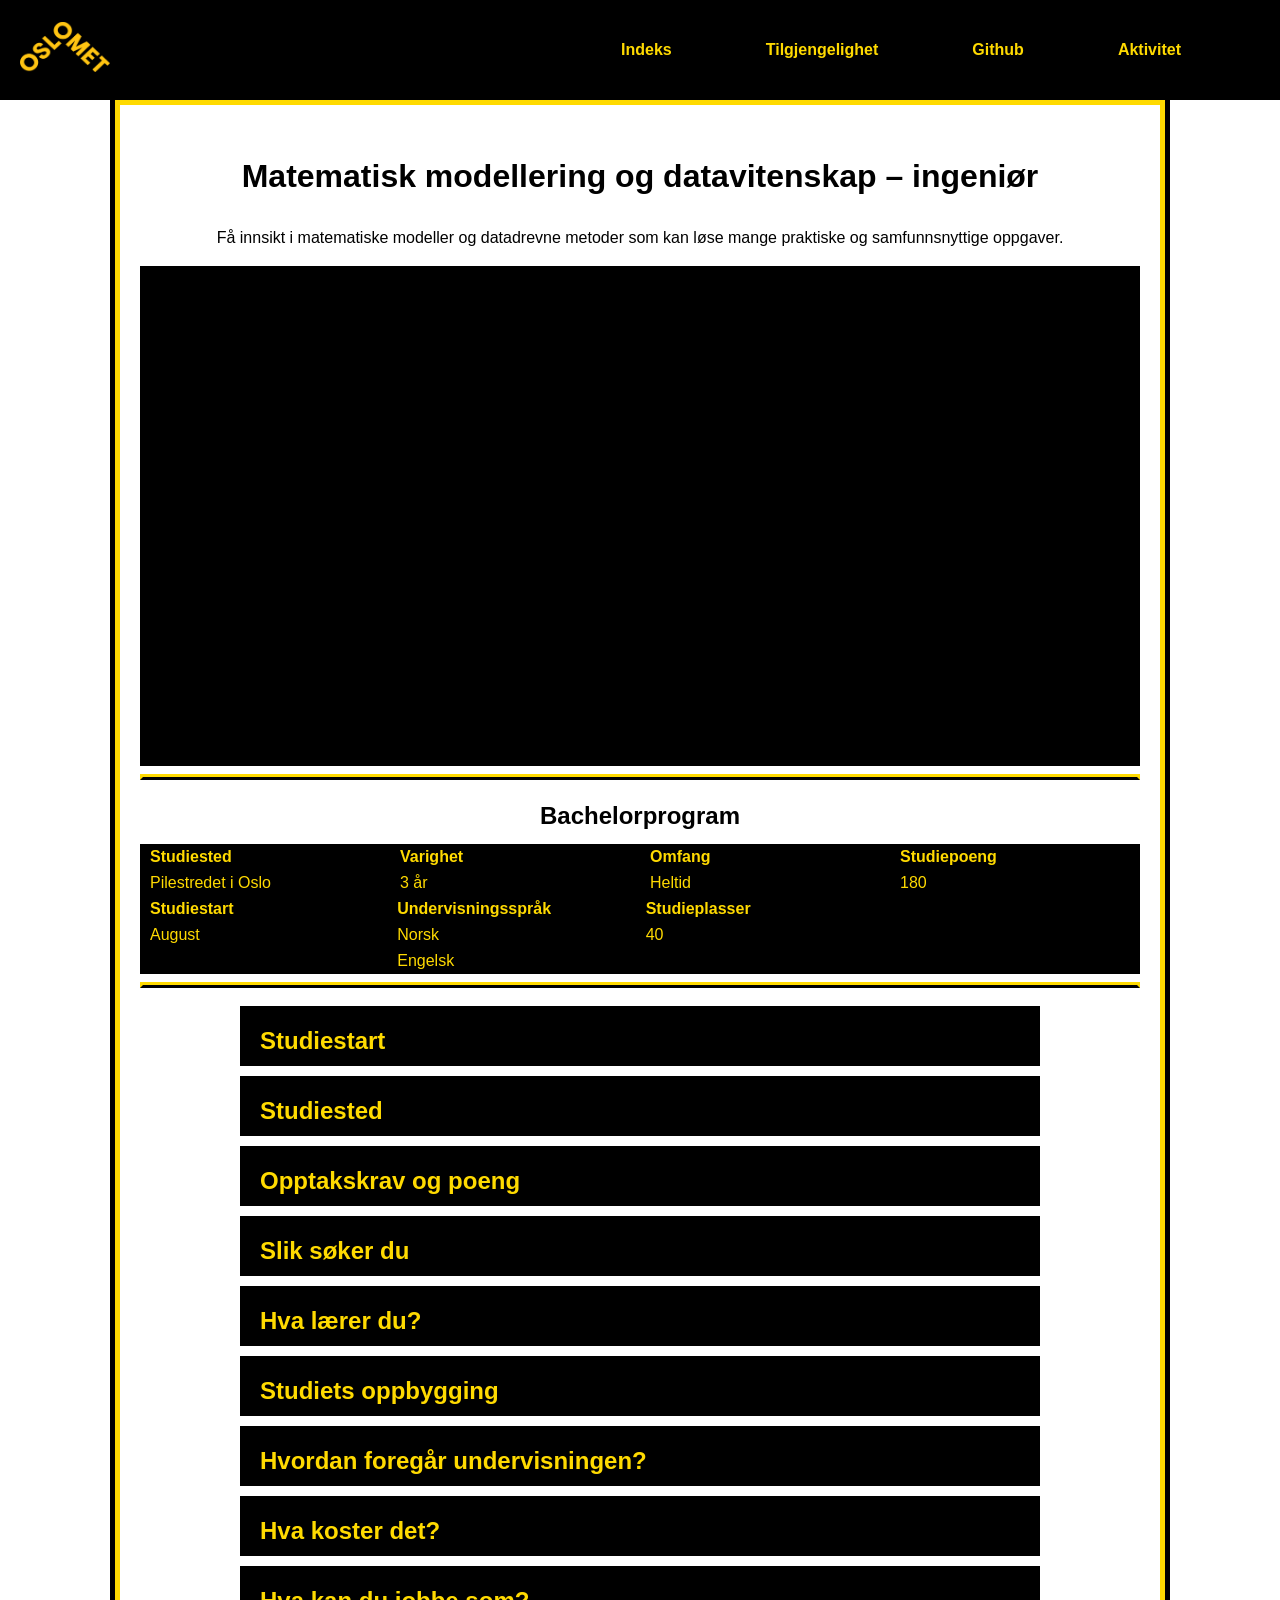
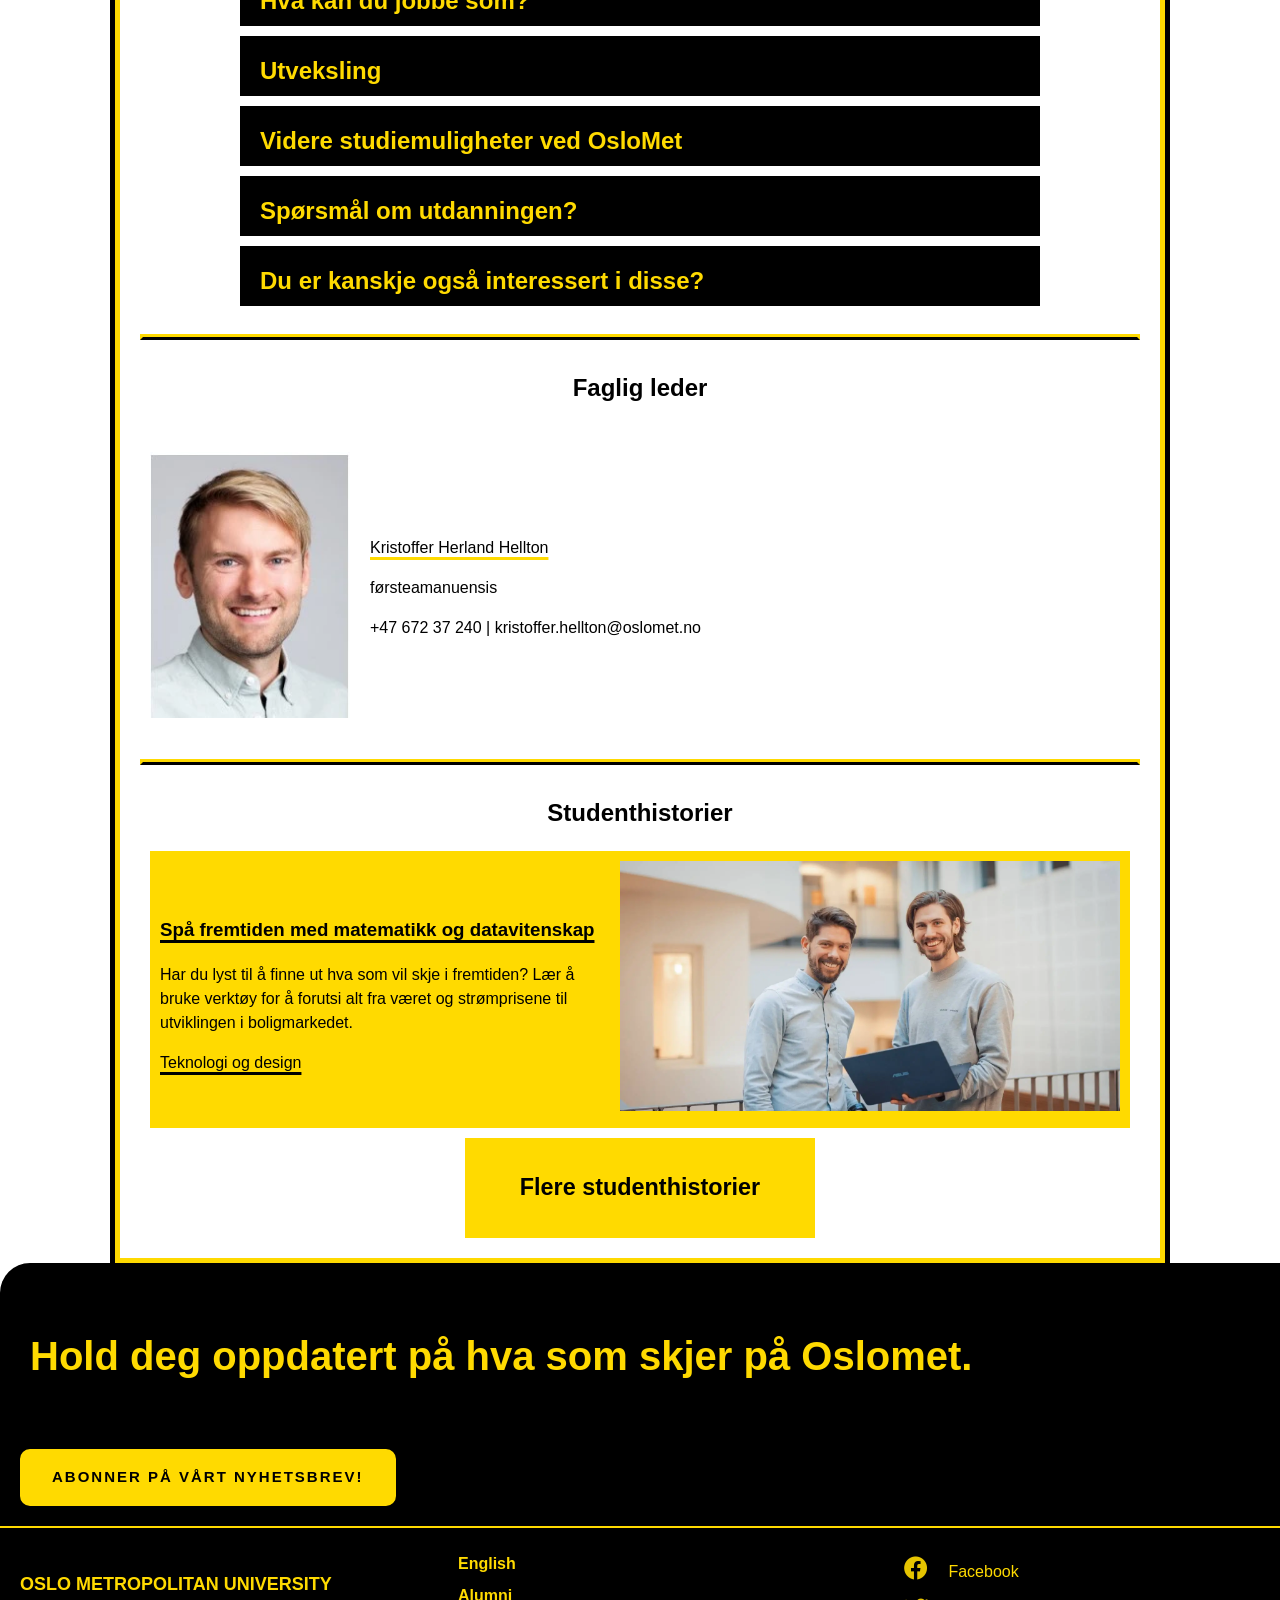
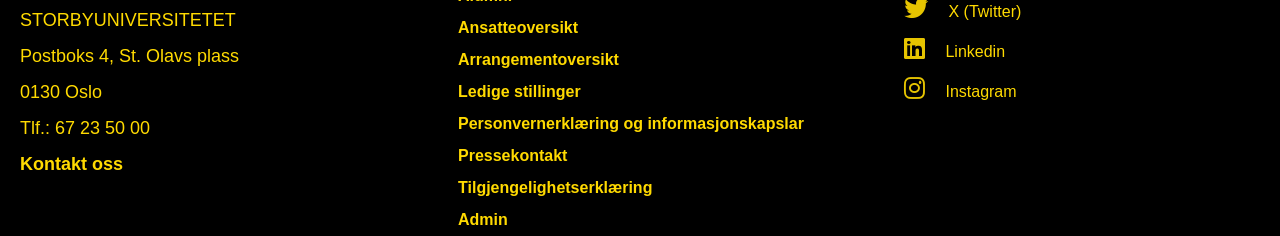
<file: index.html>
<!DOCTYPE html>
<html lang="no">
<head>
    <meta charset="UTF-8">
    <meta name="viewport" content="width=device-width, initial-scale=1.0">
    <title>Matematisk modellering og datavitenskap – ingeniør - OsloMet</title>
    <link rel="stylesheet" href="style/style.css">
    <link rel="stylesheet" href="https://cdnjs.cloudflare.com/ajax/libs/font-awesome/6.0.0-beta3/css/all.min.css">
</head>
<body>
    <a href="#main-content" class="skip-link">Hopp til hovedinnhold</a> <!--Legg til en "skip link" før navigasjonen for å tillate brukere å hoppe direkte til hovedinnholdet.-->
    
    <!-- Header og navigasjonsfelt -->
    <!-- Videoen på Canvas er brukt som inspirasjon: https://oslomet.cloud.panopto.eu/Panopto/Pages/Viewer.aspx?id=e07c0035-72e8-41fd-a7de-b09800a14526 -->
    <header>
        <nav role="navigation"><!--Legger til rolle for å gi skjermlesere en tydelig indikasjon om at dette er navigasjonsområdet.-->
            <a href="OsloMet-logo">
                <img width="90" height="50" src="media/OsloMet-gul logo.webp" id="logo" alt="OsloMet logo"> 
                <!--Link til logoen: https://bie.tjenester.oslomet.no/oslomet-logo-gul.png -->
            </a>
            <input id="burger-toggle" type="checkbox">
            <label class="hamburger-toggle-container" for="burger-toggle">
                <div class="menu-icon"></div>
            </label>
            <ul class="menu">
                <li><a href="index.html">Indeks</a></li>
                <li><a href="accessibility.html">Tilgjengelighet</a></li>
                <li><a href="git.html">Github</a></li>
                <li><a href="activity.html">Aktivitet</a></li>
            </ul>
        </nav>
    </header>

    <!--Hovedinnhold-->
    <article>
        <h1 class="indexH1">Matematisk modellering og datavitenskap – ingeniør</h1>
        <p class="undertekst">Få innsikt i matematiske modeller og datadrevne metoder som kan løse mange praktiske og samfunnsnyttige oppgaver.</p>
        
        <!--Innebygd video-seksjon-->
        <div class="video-container">
            <iframe title="Video av studenter snakke om Matematisk modellering og datavitenskap." 
                    src="https://film.oslomet.no/v.ihtml/player.html?source=embed&photo%5fid=95216483">
            </iframe>
        </div>
        <hr>

        <!--Tabell for bachelorprogram-->
        <table class="tabell-1">
            <caption>Bachelorprogram</caption>
            <thead>
                <tr>
                    <th scope="col">Studiested</th>
                    <th scope="col">Varighet</th>
                    <th scope="col">Omfang</th>
                    <th scope="col">Studiepoeng</th>
                </tr>
            </thead>
            <tbody>
                <tr>
                    <td>Pilestredet i Oslo</td>
                    <td>3 år</td>
                    <td>Heltid</td>
                    <td>180</td>
                </tr>
            </tbody>
        </table>

        <!-- Tabell for studiestart og andre programdetaljer -->
        <table class="tabell-2">
            <thead>
                <tr>
                    <th scope="col">Studiestart</th>
                    <th scope="col">Undervisningsspråk</th>
                    <th scope="col">Studieplasser</th>
                    <th></th>
                </tr>
            </thead>
            <tbody>
                <tr>
                    <td>August</td>
                    <td>Norsk</td>
                    <td>40</td>
                    <td></td>
                </tr>
                <tr>
                    <td></td>
                    <td>Engelsk</td>
                    <td colspan="2"></td>
                    <td></td>
                </tr>
            </tbody>
        </table>
        <hr>

        <!-- Seksjon med detaljert informasjon om bachelorprogrammet -->
        <section class="container-første-seksjon">
            <!-- Studiestart detaljer -->
            <details> <!-- Tabellen her laget etter koder i W3School og denne artikkelen: https://developer.mozilla.org/en-US/docs/Web/HTML/Element/summary -->
                <summary><h2>Studiestart</h2></summary>
                <p>
                    Informasjon om program, timeplaner, pensum, fadderuker og mye mer finner du på 
                    <a href="https://student.oslomet.no/en/bachelor-matematisk-modellering-datavitenskap" target="_blank">
                        studiestartsiden for matematisk modellering og datavitenskap - ingeniør
                    </a>.
                </p>
                <p>NB! Vær obs på at timeplanen som ligger på studiestartsiden er en timeplan for alle studentene på kullet.</p>
                <p>
                    For å se din personlige timeplan må du logge deg inn på 
                    <a href="https://student.oslomet.no/en/" target="_blank">"Min side" (student.oslomet.no)</a> 
                    etter at du har aktivert IT-kontoen din og du er blitt plassert i klasse/gruppe. 
                    Dette skjer vanligvis uken før studiestart.
                </p>
            </details>

            <!-- Studiested detaljer -->
            <details>
                <summary><h2>Studiested</h2></summary>
                <p>
                    <a href="https://www.oslomet.no/om/studiested-pilestredet" target="_blank">Studiested Pilestredet</a>
                </p>
            </details>

            <!-- Detaljer om opptakskrav og poeng -->
            <details>
                <summary><h2>Opptakskrav og poeng</h2></summary>
                <p>For å søke på dette programmet må du ha:</p>
                <ul>
                    <li>
                        <a href="https://www.samordnaopptak.no/info/opptak/opptak-uhg/" target="_blank">
                            generell studiekompetanse
                        </a>
                        eller 
                        <a href="https://www.oslomet.no/studier/soknad-og-opptak/realkompetanse/realkompetanse-ingenior" target="_blank">
                            oppfylle kravene til realkompetanse
                        </a>
                    </li>
                    <li>Matematikk R1 og R2</li>
                    <li>Fysikk 1</li>
                </ul>
                <p>Det kan være konkurranse om plassene. Ved forrige opptak kom alle kvalifiserte søkere inn.</p>
                <p>
                    Hvis du mangler generell studiekompetanse eller enkelte fag fra videregående skole, kan du søke på dette studiet 
                    om du har 
                    <a href="https://www.oslomet.no/studier/tkd/forkurs-ingenior" target="_blank">
                        bestått ettårig forkurs for ingeniørutdanning.
                    </a>
                </p>
            </details>

            <!-- Informasjon om hvordan søke studieplass-->
            <details>
                <summary><h2>Slik søker du</h2></summary>
                <p>Du søker på Samordna opptak med studiekode 215 503.</p>
                <ul>
                    <li>15. april: ordinær søknadsfrist</li>
                    <li>1. mars: frist for enkelte søkere</li>
                </ul>
                <p>
                    <a href="https://www.oslomet.no/studier/soknad-og-opptak/opptak-til-bachelor-aarsstudier" target="_blank">
                        Mer om å søke på bachelor.
                    </a>
                </p>
            </details>

            <!-- Læringsmål og spesialiseringer -->
            <details>
                <summary>
                    <h2>Hva lærer du?</h2>
                </summary>
                <p>Bachelor i matematisk modellering og datavitenskap kobler sammen matematikk, informatikk, fysikk og statistikk.</p>
                <p>Du får innsikt i matematiske modeller som brukes i praktisk problemløsning blant annet i medisinsk kjemi, biologiske prosesser og ulike samfunnssystemer.</p>
                <p>Det første studieåret har du emner i blant annet matematikk, programmering, fysikk og kjemi for å få en felles forståelse av tematikken.</p>
                <p>Det siste semesteret skriver du en bacheloroppgave tett knyttet til problemstillinger i arbeidslivet.</p>
                <p>Første året velger du hvilken av disse spesialiseringene du vil ta.</p>
                
                <!-- Spesialisering: Statistiske og datadrevne metoder-->
                <details>
                    <summary>
                        <h3>Statistiske og datadrevne metoder</h3>
                    </summary>
                    <p>Du lærer om hvordan du kan bruke målte data koblet med datadrevne og statistiske metoder til å gjøre beregninger, for eksempel av fremtidige strømpriser.</p>
                    <p>Du lærer hvordan du kan løse komplekse og sammensatte problemer, og utforske høydimensjonale datatyper. Moderne metoder innen maskinlæring og kunstig intelligens står sentralt.</p>
                </details>

                <!-- Spesialisering: Vitenskapelige beregninger -->        
                <details>
                    <summary>
                        <h3>Vitenskapelige beregninger</h3>
                    </summary>
                    <p>Du lærer å lage effektive algoritmer, datastrukturer og kildekoder for å løse matematiske og fysiske problemer med numeriske metoder.</p>
                    <p>Du lærer å utvikle kildekode og metodikk knyttet til medisinsk teknologi, biologiske prosesser og annet.</p>
                </details>
        
                <!-- Spesialisering: Matematikk og fysikk -->
                <details>
                    <summary>
                        <h3>Matematikk og fysikk</h3>
                    </summary>
                    <p>Du utforsker algebraiske strukturer, blant annet knyttet til dyp læring og kunstig intelligens.</p>
                    <p>Du lærer differensialgeometri på flater, gruppeteori og kodeteori; matematiske strukturer, representasjonsteori og kategoriteori.</p>
                    <p>I fysikk lærer du om termodynamikk og statistisk fysikk.</p>
                    <p>
                        <a href="https://student.oslomet.no/en/studier/-/studieinfo/programplan/HINGMAMO/2024/H%C3%98ST" target="_blank">
                            Se programplan på student.oslomet.no
                        </a>
                    </p>
                </details>
            </details>
        
            <!-- Seksjon for studiets oppbygning -->
            <details>
                <summary>
                    <h2>Studiets oppbygging</h2>
                </summary>
                <p>⍟ valgfritt emne</p>
                <p>⇢ Løper over flere Semester 1 og 2</p>
                
                <table class="tabell-3" aria-describedby="study-table-description">
                    <caption id="study-table-description" class="studieplan-caption">
                        Studieplan for Matematisk Modellering og Datavitenskap
                    </caption>
                    <thead>
                        <tr>
                            <th scope="col" colspan="2">1. Studieår</th>
                        </tr>
                        <tr>
                            <th scope="col" class="semester">1. semester</th>
                            <th scope="col" class="semester">2. semester</th>
                        </tr>
                    </thead>
                    <tbody>
                        <!-- Emner for 1. og 2. semester -->
                        <tr>
                            <td>
                                <a href="https://student.oslomet.no/studier/-/studieinfo/emne/DAPE1300/2024/HØST" target="_blank">
                                    Diskret matematikk
                                </a>
                                <span> - DAPE1300 10 stp</span>
                            </td>
                            <td>
                                <a href="https://student.oslomet.no/studier/-/studieinfo/emne/DAFE1000/2024/HØST" target="_blank">
                                    Matematikk 1000
                                </a>
                                <span> - DAFE1000 10 stp</span>
                            </td>
                        </tr>
                        <tr>
                            <td>
                                <a href="https://student.oslomet.no/studier/-/studieinfo/emne/DAPE1400/2024/HØST" target="_blank">
                                    Programmering
                                </a>
                                <span> - DAPE1400 10 stp</span>
                            </td>
                            <td>
                                <a href="https://student.oslomet.no/studier/-/studieinfo/emne/DAPE2101/2024/HØST" target="_blank">
                                    Fysikk og kjemi
                                </a>
                                <span> - DAPE2101 10 stp</span>
                            </td>
                        </tr>
                        <tr>
                            <td>
                                <a href="https://student.oslomet.no/studier/-/studieinfo/emne/DATA1100/2024/HØST" target="_blank">
                                    Teknologi og samfunn for programmerere
                                </a>
                                <span> - DATA1100 5 stp</span>
                            </td>
                            <td>
                                <a href="https://student.oslomet.no/studier/-/studieinfo/emne/DATA1500/2024/HØST" target="_blank">
                                    Databaser
                                </a>
                                <span> - DATA1500 10 stp</span>
                            </td>
                        </tr>
                        <tr>
                            <td>
                                <a href="https://student.oslomet.no/studier/-/studieinfo/emne/MAMO1100/2024/HØST" target="_blank">
                                    Innføring i modeller og beregninger
                                </a>
                                <span> - MAMO1100 5 stp</span>
                            </td>
                            <td></td>
                        </tr>
                    </tbody>
                    <thead>
                        <tr>
                            <th scope="col" colspan="2">2. Studieår</th>
                        </tr>
                        <tr>
                            <th scope="col" class="semester">3. semester</th>
                            <th scope="col" class="semester">4. semester</th>
                        </tr>
                    </thead>
                    <tbody>
                        <!-- Emner for 3. og 4. semester -->
                        <tr>
                            <td>
                                <a href="https://student.oslomet.no/studier/-/studieinfo/emne/DAPE2000/2024/HØST" target="_blank">
                                    Matematikk 2000 med statistikk
                                </a>
                                <span> - DAPE2000 10 stp</span>
                            </td>
                            <td>
                                <a href="https://student.oslomet.no/studier/-/studieinfo/emne/DAVE3705/2024/HØST" target="_blank">
                                    Matematikk 4000
                                </a>
                                <span> - DAVE3705 10 stp</span>
                            </td>
                        </tr>
                        <tr>
                            <td>
                                <a href="https://student.oslomet.no/studier/-/studieinfo/emne/MAMO2100/2024/HØST" target="_blank">
                                    Moderne fysikk
                                </a>
                                <span> - MAMO2100 10 stp</span>
                            </td>
                            <td></td>
                        </tr>
                        <!-- Emnegruppe: Matematikk og fysikk -->
                        <tr>
                            <td>
                                <span class="Emnegruppe">Emnegruppe: Matematikk og fysikk</span>
                                <a href="https://student.oslomet.no/studier/-/studieinfo/emne/MAMO2300/2024/HØST" target="_blank">
                                    Lineær algebra og introduksjon til gruppeteori
                                </a>
                                <span> - MAMO2300 10 stp</span>
                            </td>
                            <td>
                                <span class="Emnegruppe">Emnegruppe: Matematikk og fysikk</span>
                                <a href="https://student.oslomet.no/studier/-/studieinfo/emne/MAMO2400/2024/HØST" target="_blank">
                                    Termodynamikk og statistisk fysikk
                                </a>
                                <span> - MAMO2400 10 stp</span><br>
                                <a href="https://student.oslomet.no/studier/-/studieinfo/emne/MAMO2500/2024/HØST" target="_blank">
                                    Symmetrier og algebraiske strukturer
                                </a>
                                <span> - MAMO2500 10 stp</span>
                            </td>
                        </tr>
                        <!-- Emnegruppe: Statistiske og datadrevne metoder -->
                        <tr>
                            <td>
                                <span class="Emnegruppe">Emnegruppe: Statistiske og datadrevne metoder</span>
                                <a href="https://student.oslomet.no/studier/-/studieinfo/emne/DATS2300/2024/HØST" target="_blank">
                                    Algoritmer og datastrukturer
                                </a>
                                <span> - DATS2300 10 stp</span>
                            </td>
                            <td>
                                <span class="Emnegruppe">Emnegruppe: Statistiske og datadrevne metoder</span>
                                <a href="https://student.oslomet.no/studier/-/studieinfo/emne/MAMO3100/2024/HØST" target="_blank">
                                    Statistisk analyse
                                </a>
                                <span> - MAMO3100 10 stp</span><br>
                                <a href="https://student.oslomet.no/studier/-/studieinfo/emne/ADSE3200/2024/HØST" target="_blank">
                                    Visualisering
                                </a>
                                <span> - ADSE3200 10 stp ⍟</span><br>
                                <a href="https://student.oslomet.no/studier/-/studieinfo/emne/MAMO2200/2024/HØST" target="_blank">
                                    Avansert modellering og beregninger
                                </a>
                                <span> - MAMO2200 10 stp ⍟</span>
                            </td>
                        </tr>
                        <!-- Emnegruppe: Vitenskaplige beregninger -->
                        <tr>
                            <td>
                                <span class="Emnegruppe">Emnegruppe: Vitenskaplige beregninger</span>
                                <a href="https://student.oslomet.no/studier/-/studieinfo/emne/DATS2300/2024/HØST" target="_blank">
                                Algoritmer og datastrukturer
                                </a>
                                <span> - DATS2300 10 stp</span>
                            </td>
                            <td>
                                <span class="Emnegruppe">Emnegruppe: Vitenskaplige beregninger</span>
                                <a href="https://student.oslomet.no/studier/-/studieinfo/emne/DAVE3606/2024/HØST" target="_blank">
                                Ressurseffektive programmer
                                </a>
                                <span> - DAVE3606 10 stp</span><br>
                                <a href="https://student.oslomet.no/studier/-/studieinfo/emne/MAMO2200/2024/HØST" target="_blank">
                                Avansert modellering og beregninger
                                </a>
                                <span> - MAMO2200 10 stp</span>
                            </td>
                        </tr>
                    </tbody>
                    <tr>
                        <th scope="col" colspan="2">3. Studieår</th>
                    </tr>
                    <tr>
                        <th scope="col" class="semester">5. semester</th>
                        <th scope="col" class="semester">6. semester</th>
                    </tr>
                <tbody>
                        <!-- Emner for 5. og 6. semester -->
                        <tr>
                            <td>
                                <a href="https://student.oslomet.no/studier/-/studieinfo/emne/DAVE3700/2024/HØST" target="_blank">Matematikk 3000</a>
                                <span> - DAVE3700 10 stp</span>
                            </td>
                            <td>
                                <a href="https://student.oslomet.no/studier/-/studieinfo/emne/DATA3900/2024/HØST" target="_blank">Bacheloroppgave</a>
                                <span> - DATA3900 20 stp</span>
                            </td>
                        </tr>
                        <!-- Emnegruppe: Matematikk og fysikk -->
                        <tr>
                            <td>
                                <span class="Emnegruppe">Emnegruppe: Matematikk og fysikk</span>
                                <a href="https://student.oslomet.no/studier/-/studieinfo/emne/MAMO3300/2024/HØST" target="_blank">Reell analyse</a>
                                <span> - MAMO3300 10 stp</span><br>
                                <a href="https://student.oslomet.no/studier/-/studieinfo/emne/DATA3730/2024/HØST" target="_blank">Introduksjon til IT-forskning</a>
                                <span> - DATA3730 10 stp⍟</span><br>
                                <a href="https://student.oslomet.no/studier/-/studieinfo/emne/DATA3800/2024/HØST" target="_blank">Introduction to Data Science with Scripting</a>
                                <span> - DATA3800 10 stp⍟</span>
                            </td>
                            <td>
                                <span class="Emnegruppe">Emnegruppe: Matematikk og fysikk</span>
                                <a href="https://student.oslomet.no/studier/-/studieinfo/emne/ADTS2310/2024/HØST" target="_blank">Testing av programvare</a>
                                <span> - ADTS2310 10 stp⍟</span><br>
                                <a href="https://student.oslomet.no/studier/-/studieinfo/emne/DATA2410/2024/HØST" target="_blank">Datanettverk og skytjenester</a>
                                <span> - DATA2410 10 stp⍟</span><br>
                                <a href="https://student.oslomet.no/studier/-/studieinfo/emne/DAVE3606/2024/HØST" target="_blank">Ressurseffektive programmer</a>
                                <span> - DAVE3606 10 stp⍟</span>
                            </td>
                        </tr>
                        <!-- Emnegruppe: Statistiske og datadrevne metoder -->
                        <tr>
                            <td>
                                <span class="Emnegruppe">Emnegruppe: Statistiske og datadrevne metoder</span>
                                <a href="https://student.oslomet.no/studier/-/studieinfo/emne/DAVE3625/2024/HØST" target="_blank">Introduksjon til Kunstig Intelligens</a>
                                <span> - DAVE3625 10 stp</span><br>
                                <a href="https://student.oslomet.no/studier/-/studieinfo/emne/DATA3730/2024/HØST" target="_blank">Introduksjon til IT-forskning</a>
                                <span> - DATA3730 10 stp⍟</span><br>
                                <a href="https://student.oslomet.no/studier/-/studieinfo/emne/DATA3750/2024/HØST" target="_blank">Anvendt kunstig intelligens og data science prosjekt</a>
                                <span> - DATA3750 10 stp⍟</span>
                            </td>
                            <td>
                                <span class="Emnegruppe">Emnegruppe: Statistiske og datadrevne metoder</span>
                                <a href="https://student.oslomet.no/studier/-/studieinfo/emne/ADTS2310/2024/HØST" target="_blank">Testing av programvare</a>
                                <span> - ADTS2310 10 stp⍟</span><br>
                                <a href="https://student.oslomet.no/studier/-/studieinfo/emne/DATA2410/2024/HØST" target="_blank">Datanettverk og skytjenester</a>
                                <span> - DATA2410 10 stp⍟</span><br>
                                <a href="https://student.oslomet.no/studier/-/studieinfo/emne/DAVE3606/2024/HØST" target="_blank">Ressurseffektive programmer</a>
                                <span> - DAVE3606 10 stp⍟</span>
                            </td>
                        </tr>
                        <!-- Emnegruppe: Vitenskapelige beregninger -->
                        <tr>
                            <td>
                                <span class="Emnegruppe">Emnegruppe: Vitenskapelige beregninger</span>
                                <a href="https://student.oslomet.no/studier/-/studieinfo/emne/MAMO3200/2024/HØST" target="_blank">Simulering og visualisering</a>
                                <span> - MAMO3200 10 stp</span><br>
                                <a href="https://student.oslomet.no/studier/-/studieinfo/emne/DATA3730/2024/HØST" target="_blank">Introduksjon til IT-forskning</a>
                                <span> - DATA3730 10 stp⍟</span><br>
                                <a href="https://student.oslomet.no/studier/-/studieinfo/emne/ITPE3100/2024/HØST" target="_blank">Datasikkerhet</a>
                                <span> - ITPE3100 10 stp⍟</span>
                            </td>
                            <td>
                                <span class="Emnegruppe">Emnegruppe: Vitenskapelige beregninger</span>
                                <a href="https://student.oslomet.no/studier/-/studieinfo/emne/ADSE3200/2024/HØST" target="_blank">Visualisering</a>
                                <span> - ADSE3200 10 stp⍟</span><br>
                                <a href="https://student.oslomet.no/studier/-/studieinfo/emne/ADTS2310/2024/HØST" target="_blank">Testing av programvare</a>
                                <span> - ADTS2310 10 stp⍟</span><br>
                                <a href="https://student.oslomet.no/studier/-/studieinfo/emne/DATA2410/2024/HØST" target="_blank">Datanettverk og skytjenester</a>
                                <span> - DATA2410 10 stp⍟</span>
                            </td>
                        </tr>
                    </tbody>
                </table>
            </details>
            <!-- Seksjon for hvordan undervisningen foregår -->
            <details>
                <summary>
                    <h2>Hvordan foregår undervisningen?</h2>
                </summary>
                <p>Undervisningen er en kombinasjon av</p>
                <ul>
                    <li>prosjektarbeid</li>
                    <li>workshop</li>
                    <li>presentasjoner</li>
                    <li>veiledninger</li>
                    <li>diskusjoner og refleksjoner</li>
                    <li>forelesninger</li>
                    <li>selvstudier</li>
                    <li>gruppearbeid</li>
                    <li>arbeidslivsrelevant bacheloroppgave</li>
                </ul>
                <p>For å gjennomføre studiet på normert tid, må du regne med å bruke om lag 40 timer per uke på studierelatert arbeid gjennom hele semesteret. </p>
            </details>
            
            <!-- Seksjon for studieavgift -->
            <details>
                <summary>
                    <h2>Hva koster det?</h2>
                </summary>
                <p>Det er ikke studieavgift på dette studiet. 
                    <a href="https://student.oslomet.no/en/web/student/semester-fee" target="_blank">
                        Du betaler en semesteravgift hvert semester (student.oslomet.no).
                    </a>
                </p>
            </details>
            
            <!-- Seksjon for jobbmuligheter etter studie -->
            <details>
                <summary>
                    <h2>Hva kan du jobbe som?</h2>
                </summary>
                <p>Med dette studiet får du IT-kompetanse som er etterspurt i arbeidslivet, særlig om du velger spesialiseringene vitenskapelige beregninger eller statistiske og datadrevne metoder. </p>
                <p>Spesialiseringen i matematikk og fysikk retter seg mer mot videre studier, men også her får du etterspurt kompetanse i arbeidslivet etter bachelorstudiet.</p>
                <p>Matematisk modellering og datavitenskap blir stadig viktigere som basisgrunnlag, i for eksempel beregninger knyttet til klima, forsikring og finans, og datadrevne metoder for verdiskaping.</p>
                <p>Datadrevne metoder og maskinlæring er i dag svært mye brukt i arbeidslivet.</p>
            </details>
            
            <!-- Seksjon for utveksling -->
            <details>
                <summary>
                    <h2>Utveksling</h2>
                </summary>
                <p>Du kan dra på utveksling i femte semester.</p>
            </details>
            
            <!-- Seksjon for videre studiemuligheter -->
            <details>
                <summary>
                    <h2>Videre studiemuligheter ved OsloMet</h2>
                </summary>
                <p>
                    <a href="https://www.oslomet.no/studier/tkd/anvendt-data-informasjonsteknologi" target="_blank">
                        Anvendt data- og informasjonsteknologi (ACIT)
                    </a>
                </p>
                <p>Masterprogram | 2 år | Pilestredet i Oslo | Heltid</p>
            </details>

            <!-- Seksjon for spørsmål relatert til utdanningen -->
            <details>
                <summary>
                    <h2>Spørsmål om utdanningen?</h2>
                </summary>
                <p>
                    <a href="https://www.oslomet.no/kontaktskjema#Jeg%20vil%20bli%20student" target="_blank">
                        Har du spørsmål om utdanningen, kontakt oss gjennom vårt kontaktskjema.
                    </a>
                </p>
            </details>

            <!-- Seksjon for andre studier ved OsloMet -->
            <details>
                <summary>
                    <h2>Du er kanskje også interessert i disse?</h2>
                </summary>
                <p>
                    <a href="https://www.oslomet.no/studier/tkd/anvendt-datateknologi" target="_blank" class="tykkskrift">
                        Anvendt datateknologi
                    </a>
                </p>
                <p>Bachelorprogram | 3 år | Pilestredet i Oslo | Heltid</p>
            
                <p>
                    <a href="https://www.oslomet.no/studier/tkd/bioteknologi-kjemiingenior" target="_blank" class="tykkskrift">
                        Bioteknologi- og kjemiingeniør
                    </a>
                </p>
                <p>Bachelorprogram | 3 år | Pilestredet i Oslo | Heltid</p>
            
                <p>
                    <a href="https://www.oslomet.no/studier/tkd/byggingenior" target="_blank" class="tykkskrift">
                        Byggingeniør
                    </a>
                </p>
                <p>Bachelorprogram | 3 år | Pilestredet i Oslo | Heltid</p>
            
                <p>
                    <a href="oslomet.no/studier/tkd/dataingenior" target="_blank" class="tykkskrift">
                        Dataingeniør
                    </a>
                </p>
                <p>Bachelorprogram | 3 år | Pilestredet i Oslo | Heltid</p>
            
                <p>
                    <a href="https://www.oslomet.no/studier/tkd/elektronikkingenior" target="_blank" class="tykkskrift">
                        Elektronikkingeniør
                    </a>
                </p>
                <p>Bachelorprogram | 3 år | Pilestredet i Oslo | Heltid</p>
            
                <p>
                    <a href="https://www.oslomet.no/studier/tkd/informasjonsteknologi" target="_blank" class="tykkskrift">
                        Informasjonsteknologi
                    </a>
                </p>
                <p>Bachelorprogram | 3 år | Pilestredet i Oslo | Heltid</p>
            
                <p>
                    <a href="https://www.oslomet.no/studier/tkd/maskiningenior" target="_blank" class="tykkskrift">
                        Maskiningeniør
                    </a>
                </p>
                <p>Bachelorprogram | 3 år | Pilestredet i Oslo | Heltid</p>
            
                <p>
                    <a href="https://www.oslomet.no/studier/tkd/tre-termin-ingenior" target="_blank" class="tykkskrift">
                        Tre-terminsordning til ingeniørutdanning
                    </a>
                </p>
                <p>Bachelorprogram | 3 år | Pilestredet i Oslo | Heltid</p>
            </details>
        </section>

        <hr>
        <!-- Seksjon for faglig leder -->
        <section>
            <h2 class="andre-seksjon">Faglig leder</h2>
            <div class="andre-seksjon-flex-container">
                <!-- Faglig leders bilde -->
                <div>
                    <p class="FagligLeder">
                        <img src="media/kristoffer.webp" width="200px"
                        alt="Bilde av faglig leder Kristoffer Herland Hellton"> 
                        <!--Kilde for bildet:https://www.oslomet.no/om/ansatt/krhel3944/ -->
                    </p>
                </div>

                <!-- Faglig leders navn og kontaktinformasjon -->
                <div>
                    <p>
                        <a href="https://www.oslomet.no/om/ansatt/krhel3944/" target="_blank">
                            Kristoffer Herland Hellton
                        </a>
                    </p>
                    <p>førsteamanuensis</p>
                    <p>+47 672 37 240 | kristoffer.hellton@oslomet.no</p>
                </div>
            </div>
        </section>
        
        <hr>
        <!-- Seksjon for studenthistorier -->
        <section class="tredje-seksjon">
            <h2>Studenthistorier</h2>
            <div class="tredje-seksjon-flex-container">
                <!-- Første studnethistorie med tilgang til mer informasjon -->
                <div>
                    <h3>
                        <a href="https://www.oslomet.no/studier/studenthistorier/spa-fremtiden-matematikk-datavitenskap" 
                           target="_blank">
                            Spå fremtiden med matematikk og datavitenskap
                        </a>
                    </h3>
                    <p>
                        Har du lyst til å finne ut hva som vil skje i fremtiden? 
                        Lær å bruke verktøy for å forutsi alt fra været og strømprisene til utviklingen i boligmarkedet.
                    </p>
                    <p>
                        <a href="https://www.oslomet.no/studier/studenthistorier?student_story=147" target="_blank">
                            Teknologi og design
                        </a>
                    </p>
                </div>
        
                <div>
                    <img src="media/to_menn.webp" width="500px"
                    alt="To menn i OsloMet. En av dem holder en pc."> 
                    <!--Kilde til bildet: Fotografer Oda Hveem, https://www.oslomet.no/studier/studenthistorier/spa-fremtiden-matematikk-datavitenskap -->
                </div>
        
            </div>
            
            <!-- Lenke til flere studenthistorier -->
            <div class="enkel-flex-container">
                <h3>
                    <a href="https://www.oslomet.no/studier/studenthistorier" target="_blank">
                        Flere studenthistorier
                    </a>
                </h3>
            </div>
        </section>
    </article>

    <!-- Footer -->
    <footer>  
        <div class="footer-container">
            <h2> Hold deg oppdatert på hva som skjer på Oslomet.
            </h2>
            <a href="https://www.oslomet.no/nyhetsbrev" class="subscribe-btn" aria-label="Abonner på OsloMets nyhetsbrev"> 
                Abonner på vårt nyhetsbrev!
            </a>
        </div>

        <hr class="hrFooter">
        <div class="footer-details">
            <!-- Seksjon for OsloMet sin kontaktinformasjon -->
            <div class="contact-info">
                <p>
                    <strong>OSLO METROPOLITAN UNIVERSITY</strong><br>
                    STORBYUNIVERSITETET<br>
                    Postboks 4, St. Olavs plass<br>
                    0130 Oslo<br>
                    Tlf.: 67 23 50 00<br>
                    <a href="https://www.oslomet.no/om/kontakt"><strong>Kontakt oss</strong></a>
                </p>
            </div>

            <!-- Ekstra footer-lenker-->
            <div class="footer-links">
                <a href="https://www.oslomet.no/en"> <strong>English </a><br>
                <a href="https://www.oslomet.no/alumni">Alumni</a><br>
                <a href="https://www.oslomet.no/om/ansatteoversikt">Ansatteoversikt</a><br>
                <a href="https://www.oslomet.no/om/arrangement/arrangementsoversikt">Arrangementoversikt</a><br>
                <a href="https://www.oslomet.no/om/ledige-stillinger">Ledige stillinger</a><br>
                <a href="https://www.oslomet.no/om/personvernerklering-informasjonskapslar">Personvernerklæring og informasjonskapslar</a><br>
                <a href="https://www.oslomet.no/om/pressekontakt">Pressekontakt</a><br>
                <a href="https://www.oslomet.no/om/tilgjengelegheitserklering">Tilgjengelighetserklæring</a><br>
                <a href="#">Admin </strong></a>
            </div>

            <!--Universitetets sosiale medier -->
            <div class="social-icons">
                <a href="https://www.facebook.com/oslomet/" aria-label="OsloMet på Facebook"><i class="fa-brands fa-facebook"></i> Facebook</a><br> 
                <a href="https://x.com/oslomet" aria-label="OsloMet på Twitter"><i class="fa-brands fa-twitter"></i> X (Twitter)</a><br>
                <a href="https://no.linkedin.com/school/oslomet/" aria-label="OsloMet på LinkedIn"><i class="fa-brands fa-linkedin"></i> Linkedin</a><br>
                <a href="https://www.instagram.com/oslomet/?hl=nb" aria-label="OsloMet på Instagram"><i class="fa-brands fa-instagram"></i> Instagram</a><br>
            </div>
        </div>
    </footer>
</body>

</html>
</file>
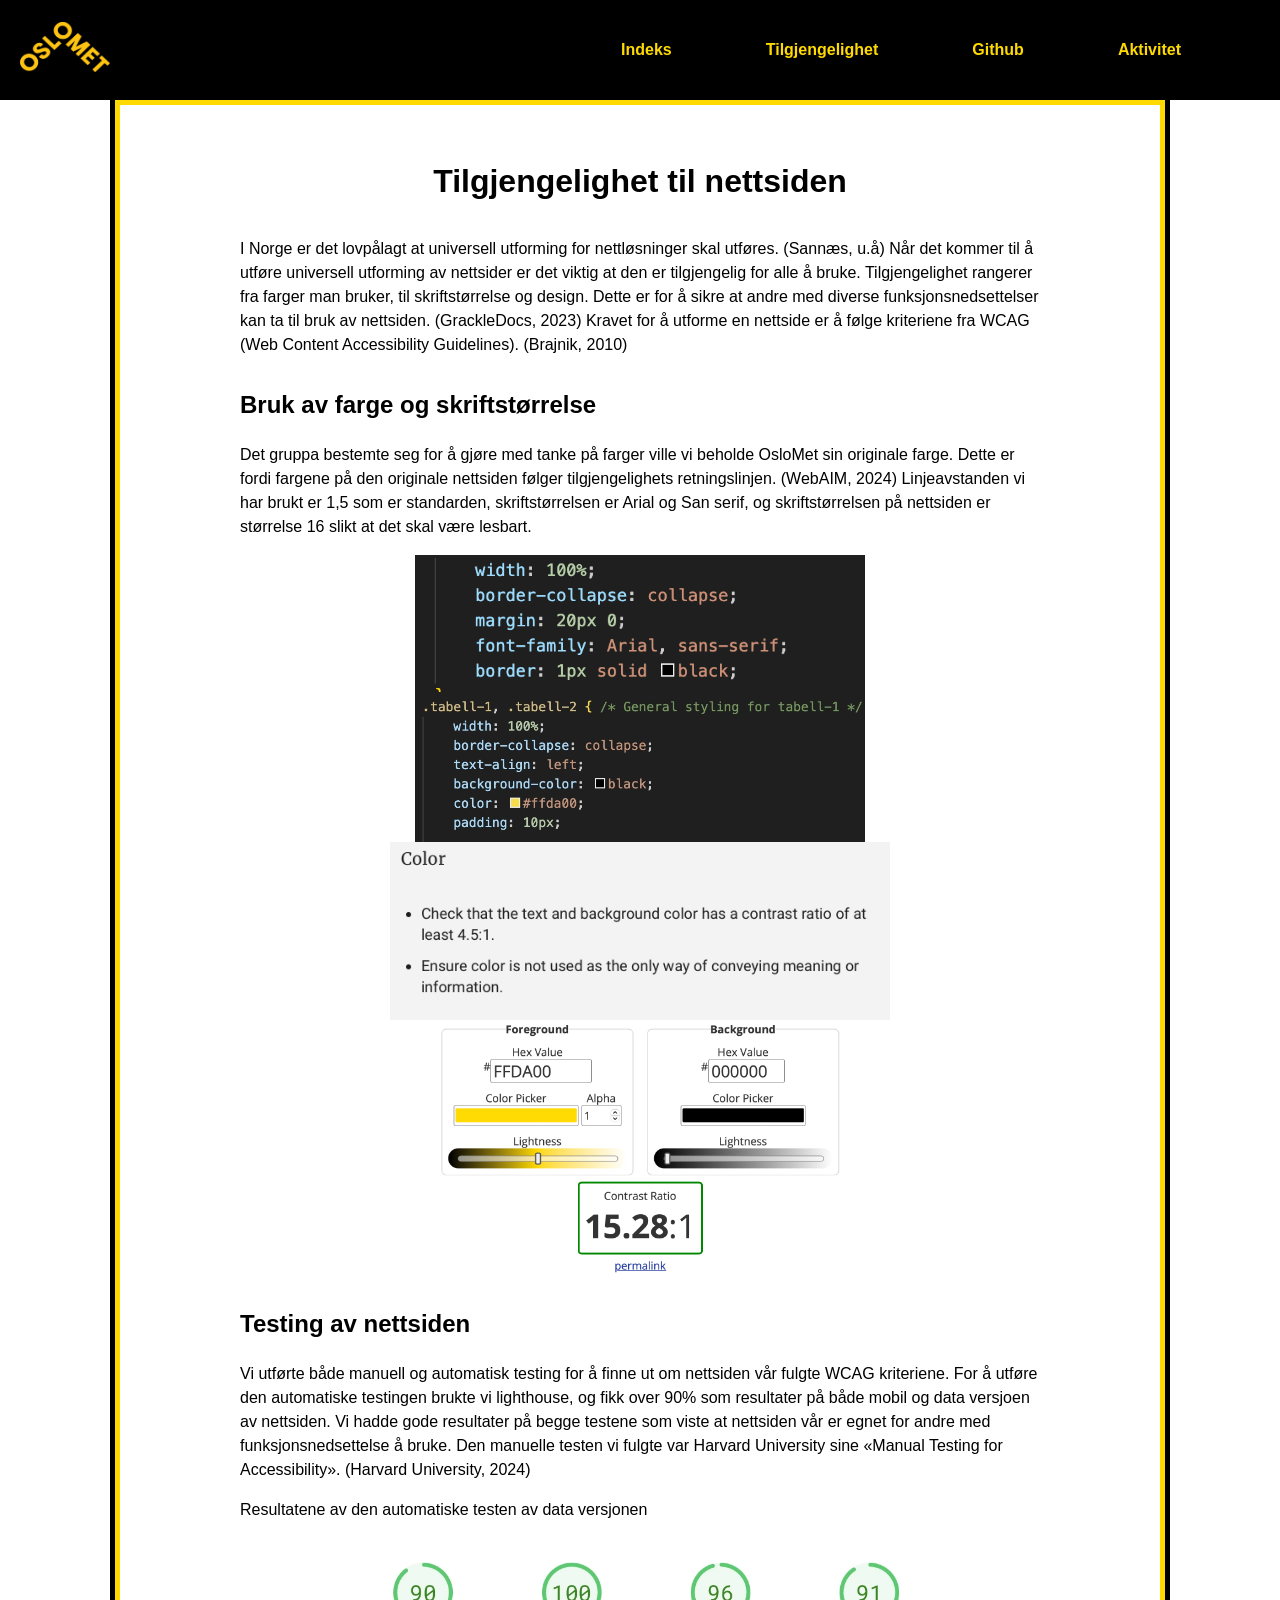
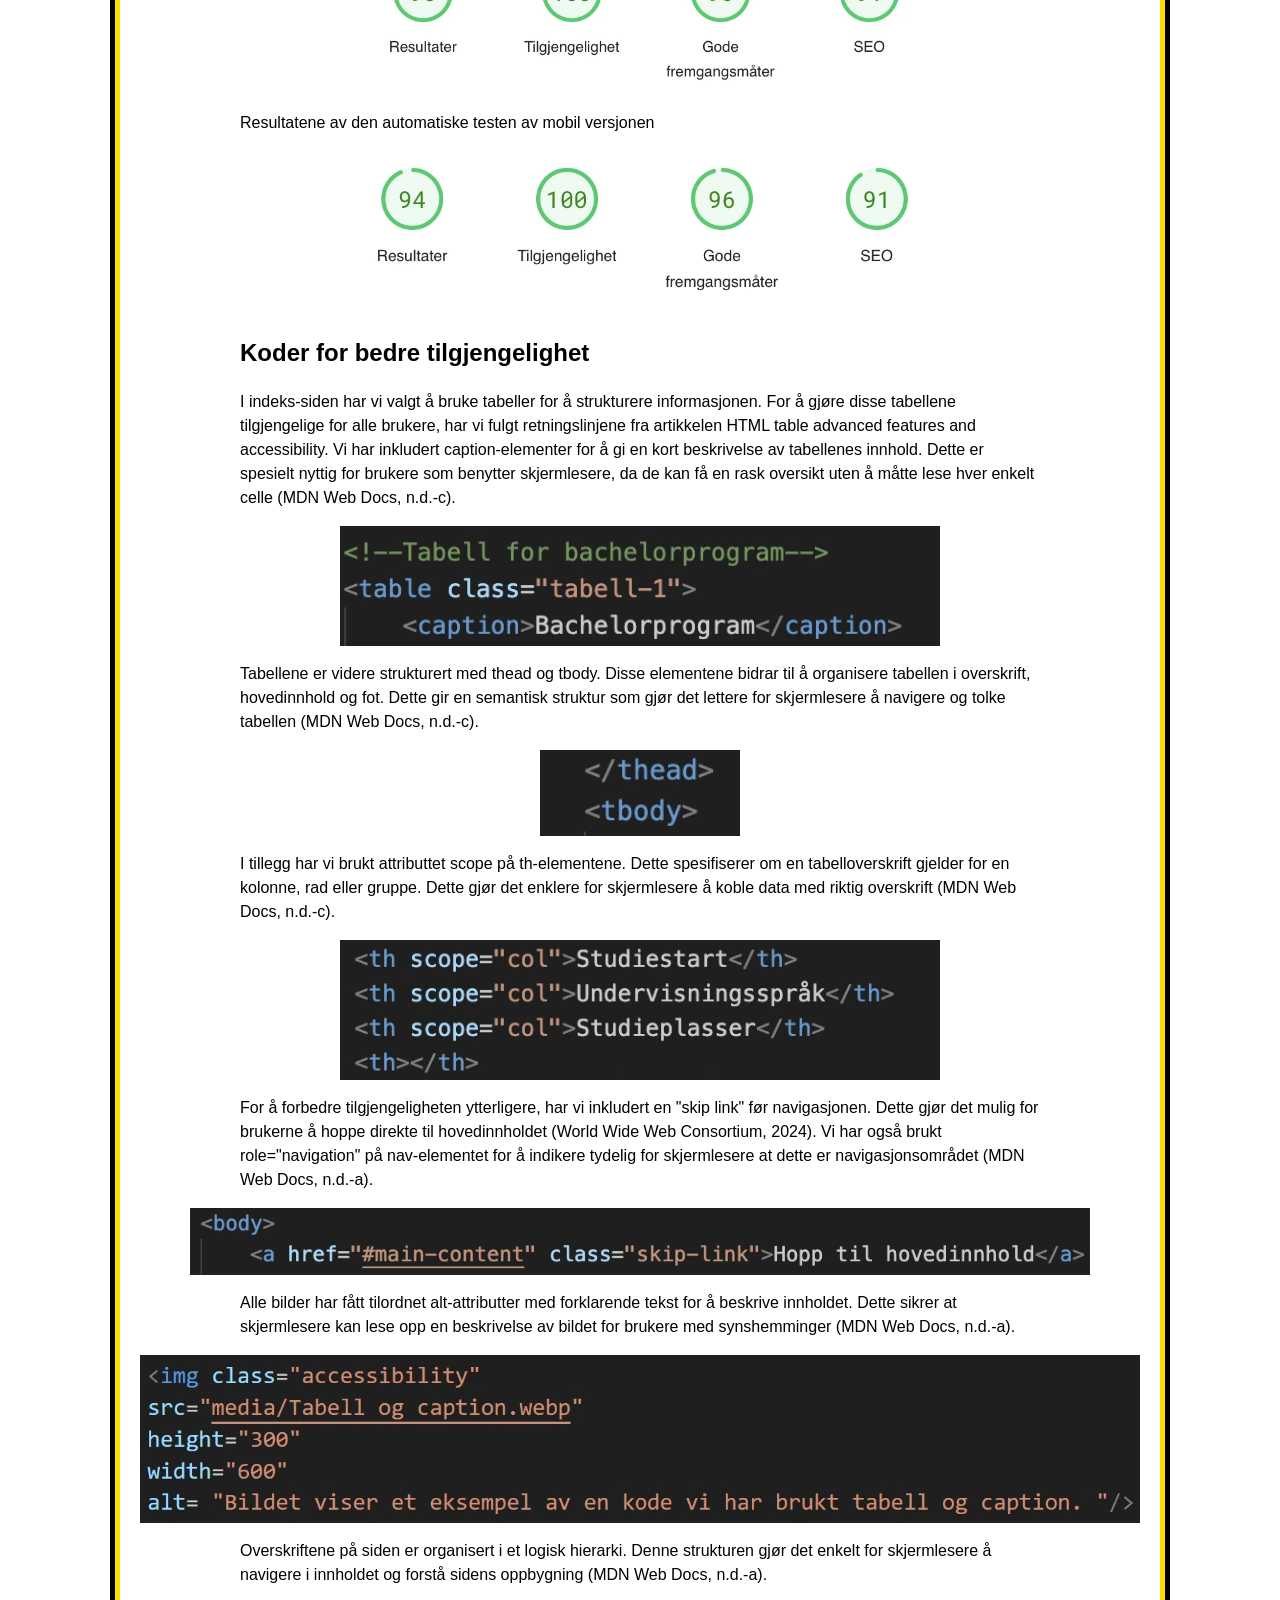
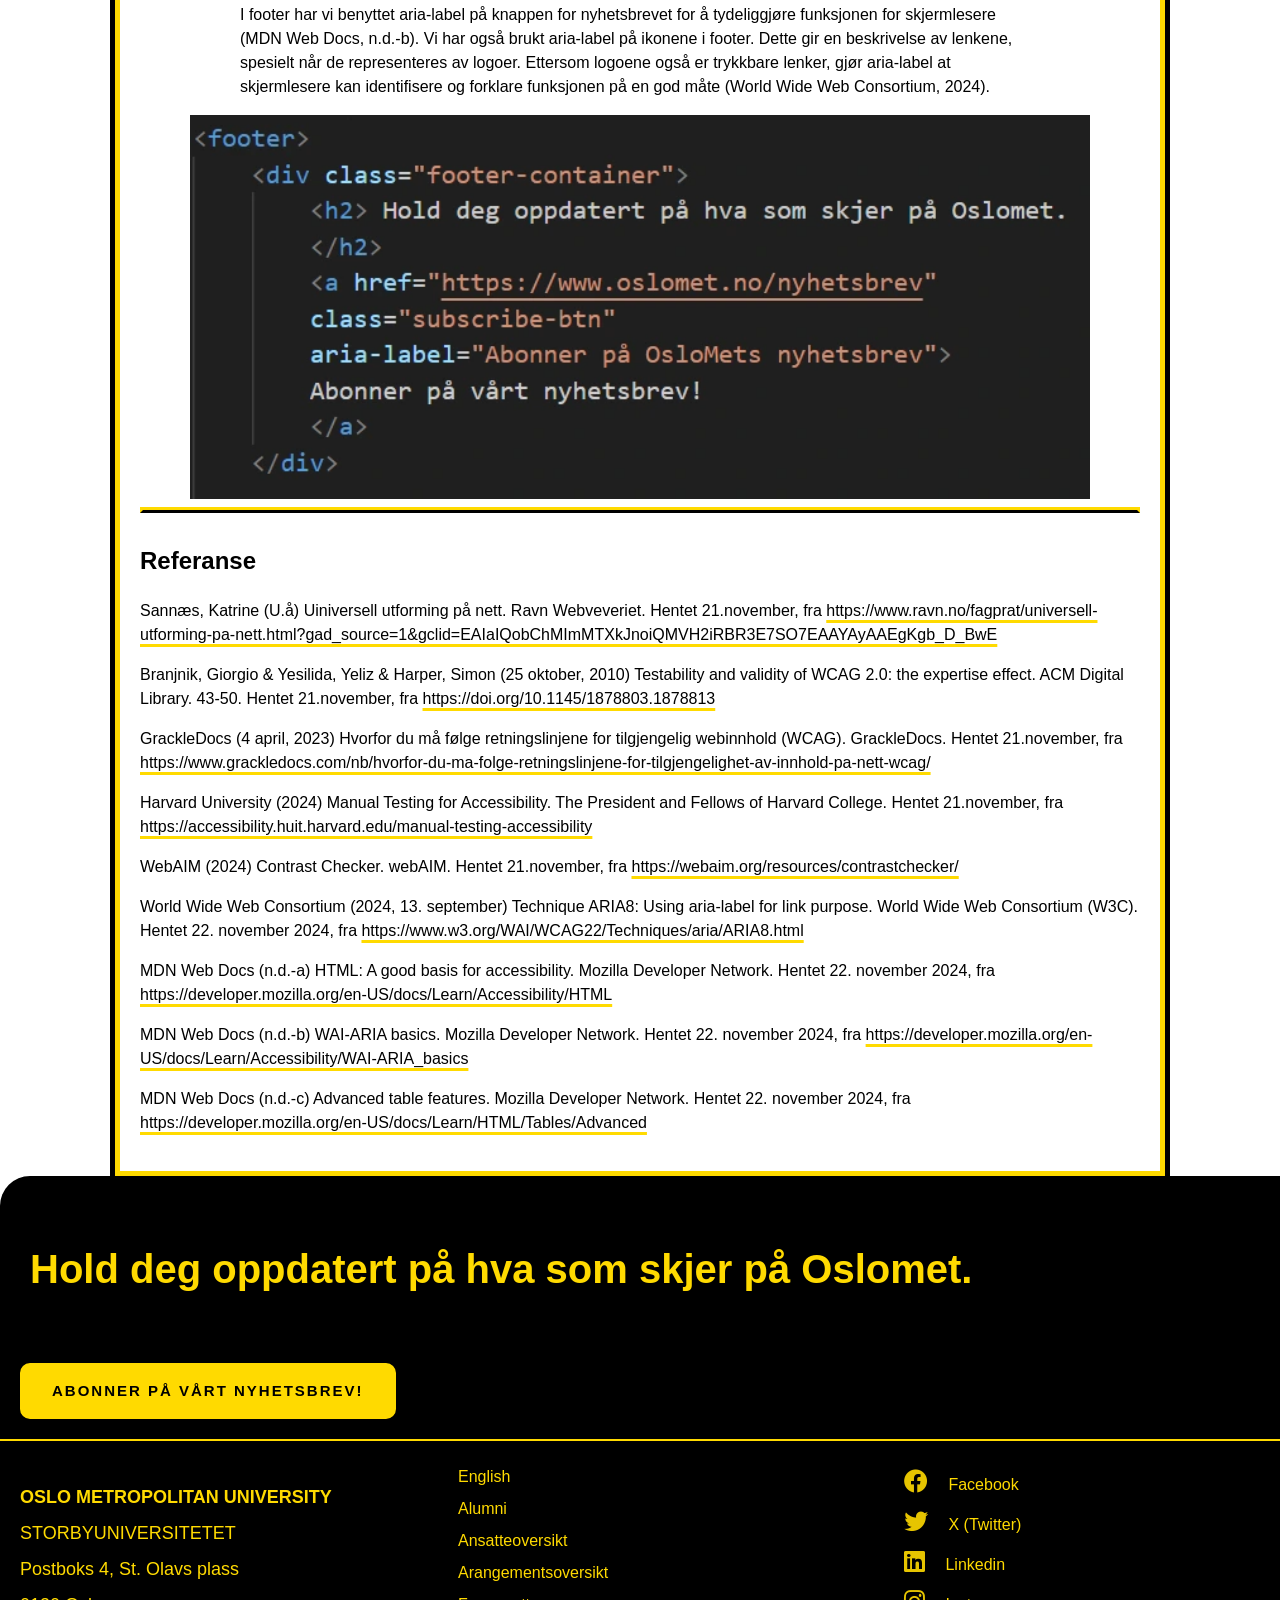
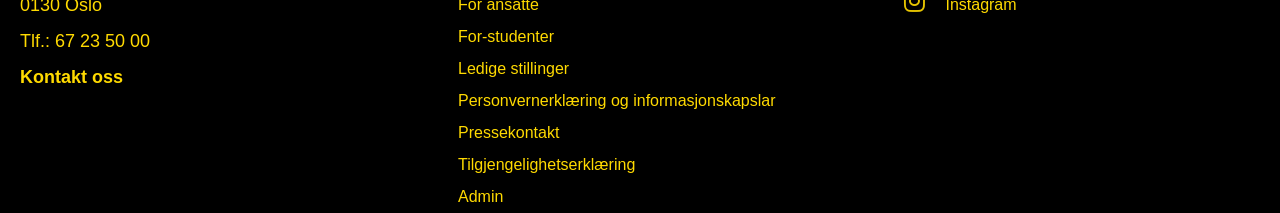
<file: accessibility.html>
<!DOCTYPE html>
<html lang="no">
<head>
    <title>Tilgjengelighet</title>
    <meta charset="UTF-8">
    <meta name="viewport" content="width=device-width, initial-scale=1.0">
    <link rel="stylesheet" href="style/style.css">
    <link rel="stylesheet" href="https://cdnjs.cloudflare.com/ajax/libs/font-awesome/6.0.0-beta3/css/all.min.css">
</head>
<body>
     <!--Hoved navigasjon-->
    <header>
        <nav role="navigation">
            <a href="OsloMet-logo">
                <img width="90" height="50" src="media/OsloMet-gul logo.webp" id="logo" alt="OsloMet logo"> 
                <!--Link til logoen: https://bie.tjenester.oslomet.no/oslomet-logo-gul.png -->
            </a>
            <input id="burger-toggle" type="checkbox">
            <label class="hamburger-toggle-container" for="burger-toggle">
                <div class="menu-icon"></div>
            </label>
            <ul class="menu">
                <li><a href="index.html">Indeks</a></li>
                <li><a href="accessibility.html">Tilgjengelighet</a></li>
                <li><a href="git.html">Github</a></li>
                <li><a href="activity.html">Aktivitet</a></li>
            </ul>
        </nav>
    </header>

    <article class="tilgjengelighet">
        <section class="innhold">
            <h1>Tilgjengelighet til nettsiden </h1>

            <p class="skrift">I Norge er det lovpålagt at universell utforming for nettløsninger skal utføres. (Sannæs, u.å) 
                Når det kommer til å utføre universell utforming av nettsider er det viktig at den er tilgjengelig for alle å bruke.
                Tilgjengelighet rangerer fra farger man bruker, til skriftstørrelse og design. 
                Dette er for å sikre at andre med diverse funksjonsnedsettelser kan ta til bruk av nettsiden. (GrackleDocs, 2023) 
                Kravet for å utforme en nettside er å følge kriteriene fra WCAG (Web Content Accessibility Guidelines). (Brajnik, 2010) 
            </p>
        
            <h2>Bruk av farge og skriftstørrelse</h2>
            <p class="nettside"> 
                Det gruppa bestemte seg for å gjøre med tanke på farger ville vi beholde OsloMet sin originale farge. 
                Dette er fordi fargene på den originale nettsiden følger tilgjengelighets retningslinjen. (WebAIM, 2024) 
                Linjeavstanden vi har brukt er 1,5 som er standarden, 
                skriftstørrelsen er Arial og San serif, 
                og skriftstørrelsen på nettsiden er størrelse 16 slikt at det skal være lesbart.
            </p>

            <img class= "accessibility" src="media/skrift.webp" width="450px"
            alt="Dette bildet visere linjeavstand, skriftstørrelse og skrift type som er brukt på nettsiden." />
            <!-- Bildet er funnet fra vscode i dette prosjektet -->

            <img class= "accessibility" src="media/farge.webp" width="450x" 
            alt="Bildet viser koden på fargen vi har brukt på nettsiden." />
            <!-- Bildet er funnet fra vscode i dette prosjektet -->

            <img class= "accessibility" src="media/Manuel_farge_test.webp" width="500px"
            alt="Bildet viser standarden på hva fargen må skåre for at det skal følge WCAG." />
            <!-- Bildet er hentet fra: "https://accessibility.huit.harvard.edu/manual-testing-accessibility"-->

            <img class= "accessibility" src="media/Farge2.webp" width="400px" 
            alt="Bildet viser hva fargene våres skårte." />
            <!-- Bildet er hentet fra: https://webaim.org/resources/contrastchecker/ -->
        </section>
        <section class="innhold"> 
            <h2>Testing av nettsiden</h2>
            <p> Vi utførte både manuell og automatisk testing for å finne ut om nettsiden vår fulgte WCAG kriteriene. 
                For å utføre den automatiske testingen brukte vi lighthouse, og fikk over 90% som resultater på både mobil og data versjoen av nettsiden.
                Vi hadde gode resultater på begge testene som viste at nettsiden vår er egnet for andre med funksjonsnedsettelse å bruke. 
                Den manuelle testen vi fulgte var Harvard University sine «Manual Testing for Accessibility». (Harvard University, 2024)
            </p>
            
            <p>Resultatene av den automatiske testen av data versjonen</p>
            <img class="accessibility" src="media/data versjon.webp" width="600"
            alt="Bildet viser resultatene på den automatiske testen av data versjonen av nettsiden.">
             <!--Bildet er hentet fra: https://pagespeed.web.dev/analysis/https-sadaf703-github-io-Eksamen-git-html/xgav37s347?form_factor=mobile&category=performance&category=accessibility&category=best-practices&category=seo&hl=no&utm_source=lh-chrome-ext -->
            
            <p>Resultatene av den automatiske testen av mobil versjonen</p>
            <img class="accessibility" src="media/mobil versjon.webp" width="600"
            alt="Bildet viser resultatene på den automatiske testen av mobil versjonen av nettsiden.">
             <!--Bildet er hentet fra: https://pagespeed.web.dev/analysis/https-sadaf703-github-io-Eksamen-git-html/xgav37s347?form_factor=mobile&category=performance&category=accessibility&category=best-practices&category=seo&hl=no&utm_source=lh-chrome-ext -->

        </section>

        <section class="innhold">
            <h2>Koder for bedre tilgjengelighet</h2>

            <p> I indeks-siden har vi valgt å bruke tabeller for å strukturere informasjonen. 
                For å gjøre disse tabellene tilgjengelige for alle brukere, 
                har vi fulgt retningslinjene fra artikkelen HTML table advanced features and accessibility.
                Vi har inkludert caption-elementer for å gi en kort beskrivelse av tabellenes innhold. 
                Dette er spesielt nyttig for brukere som benytter skjermlesere, 
                da de kan få en rask oversikt uten å måtte lese hver enkelt celle (MDN Web Docs, n.d.-c).
            </p>

            <img class="accessibility" src="media/Tabell og caption.webp" width="600" 
            alt= "Bildet viser et eksempel av en kode vi har brukt tabell og caption. "/>
            <!-- Bildet er funnet fra vscode i dette prosjektet -->

            <p class="skrift">Tabellene er videre strukturert med thead og tbody. 
                Disse elementene bidrar til å organisere tabellen i overskrift, hovedinnhold og fot. 
                Dette gir en semantisk struktur som gjør det lettere for skjermlesere å navigere og tolke tabellen (MDN Web Docs, n.d.-c).
            </p>

            <img class="accessibility" src="media/thead og tbody.webp" width="200px" 
            alt="Bildet viser et eksempel av en kode vi har brukt thead og tbody."/>
            <!-- Bildet er funnet fra vscode i dette prosjektet -->

            <p class="skrift">I tillegg har vi brukt attributtet scope på th-elementene. 
                Dette spesifiserer om en tabelloverskrift gjelder for en kolonne, rad eller gruppe. 
                Dette gjør det enklere for skjermlesere å koble data med riktig overskrift (MDN Web Docs, n.d.-c).
            </p>

            <img class="accessibility" src="media/scope.webp" width="600px" 
            alt="Bildet viser et eksempel av en kode vi har brukt scope. "/>
            <!-- Bildet er funnet fra vscode i dette prosjektet -->

            <p class="skrift">For å forbedre tilgjengeligheten ytterligere, har vi inkludert en "skip link" før navigasjonen. 
                Dette gjør det mulig for brukerne å hoppe direkte til hovedinnholdet (World Wide Web Consortium, 2024). 
                Vi har også brukt role="navigation" på nav-elementet for å indikere tydelig for skjermlesere at dette er navigasjonsområdet 
                (MDN Web Docs, n.d.-a).
            </p>

            <img class="accessibility" src="media/skip link.webp" width="900px" 
            alt="Bildet er et eksempel av en kode vi har brukt skip link."/>
            <!-- Bildet er funnet fra vscode i dette prosjektet -->

            <p class="skrift">Alle bilder har fått tilordnet alt-attributter med forklarende tekst for å beskrive innholdet. 
                Dette sikrer at skjermlesere kan lese opp en beskrivelse av bildet for brukere med synshemminger (MDN Web Docs, n.d.-a).
            </p>

            <img class="accessibility" src="media/alt-attributtet.webp" width="1000px" 
            alt="Bildet viser et eksempel av en kode vi har brukt alt attributtet."/>
            <!-- Bildet er funnet fra vscode i dette prosjektet -->

            <p class="skrift">Overskriftene på siden er organisert i et logisk hierarki. 
                Denne strukturen gjør det enkelt for skjermlesere å navigere i innholdet og forstå sidens oppbygning (MDN Web Docs, n.d.-a).
            </p>


            <p class="skrift">I footer har vi benyttet aria-label på knappen for nyhetsbrevet for å tydeliggjøre funksjonen for skjermlesere (MDN Web Docs, n.d.-b). 
                Vi har også brukt aria-label på ikonene i footer. 
                Dette gir en beskrivelse av lenkene, spesielt når de representeres av logoer. 
                Ettersom logoene også er trykkbare lenker, 
                gjør aria-label at skjermlesere kan identifisere og forklare funksjonen på en god måte (World Wide Web Consortium, 2024).
            </p>
         
            <img class="accessibility" src="media/aria-label.webp" width="900">
            <!-- Bildet er funnet fra vscode i dette prosjektet -->
            
        </section>
        <hr>
        <section>
            <h2>Referanse</h2>

                <p>Sannæs, Katrine (U.å) 
                    Uiniversell utforming på nett.
                    Ravn Webveveriet. 
                    Hentet 21.november, fra 
                    <a href="https://www.ravn.no/fagprat/universell-utforming-pa-nett.html?gad_source=1&gclid=EAIaIQobChMImMTXkJnoiQMVH2iRBR3E7SO7EAAYAyAAEgKgb_D_BwE" 
                    target="_self">https://www.ravn.no/fagprat/universell-utforming-pa-nett.html?gad_source=1&gclid=EAIaIQobChMImMTXkJnoiQMVH2iRBR3E7SO7EAAYAyAAEgKgb_D_BwE</a>
                </p>  
       
                <p> Branjnik, Giorgio & Yesilida, Yeliz & Harper, Simon (25 oktober, 2010) 
                    Testability and validity of WCAG 2.0: the expertise effect. 
                    ACM Digital Library. 43-50. 
                    Hentet 21.november, fra  
                    <a href="https://doi.org/10.1145/1878803.1878813"target="_self">https://doi.org/10.1145/1878803.1878813</a>
                </p>
       
                <p> GrackleDocs (4 april, 2023) 
                    Hvorfor du må følge retningslinjene for tilgjengelig webinnhold (WCAG). 
                    GrackleDocs. 
                    Hentet 21.november, fra 
                    <a href= "https://www.grackledocs.com/nb/hvorfor-du-ma-folge-retningslinjene-for-tilgjengelighet-av-innhold-pa-nett-wcag/ " target="_self">
                    https://www.grackledocs.com/nb/hvorfor-du-ma-folge-retningslinjene-for-tilgjengelighet-av-innhold-pa-nett-wcag/</a>
                </p>
       
                <p> Harvard University (2024)
                    Manual Testing for Accessibility. 
                    The President and Fellows of Harvard College. 
                    Hentet 21.november, fra 
                    <a href="https://accessibility.huit.harvard.edu/manual-testing-accessibility" target="_self"> https://accessibility.huit.harvard.edu/manual-testing-accessibility</a>
                </p>

                <p>WebAIM (2024) 
                    Contrast Checker. 
                    webAIM. 
                    Hentet 21.november, fra <a href="https://webaim.org/resources/contrastchecker/" target="_self"> https://webaim.org/resources/contrastchecker/ </a>
                </p>
         
                <p>World Wide Web Consortium (2024, 13. september) 
                    Technique ARIA8: Using aria-label for link purpose. 
                    World Wide Web Consortium (W3C). 
                    Hentet 22. november 2024, fra 
                    <a href= "https://www.w3.org/WAI/WCAG22/Techniques/aria/ARIA8.html" target="_self"> https://www.w3.org/WAI/WCAG22/Techniques/aria/ARIA8.html </a>
                </p>

                <p>MDN Web Docs (n.d.-a)  
                    HTML: A good basis for accessibility. 
                    Mozilla Developer Network. 
                    Hentet 22. november 2024, fra  
                    <a href="https://developer.mozilla.org/en-US/docs/Learn/Accessibility/HTML"  target="_self"> https://developer.mozilla.org/en-US/docs/Learn/Accessibility/HTML </a>
                </p>

                <p>MDN Web Docs (n.d.-b)  
                    WAI-ARIA basics. 
                    Mozilla Developer Network. 
                    Hentet 22. november 2024, fra  
                    <a href="https://developer.mozilla.org/en-US/docs/Learn/Accessibility/WAI-ARIA_basics" target="_self"> https://developer.mozilla.org/en-US/docs/Learn/Accessibility/WAI-ARIA_basics</a>
                </p>

                <p>MDN Web Docs (n.d.-c) 
                    Advanced table features. 
                    Mozilla Developer Network. 
                    Hentet 22. november 2024, fra 
                    <a href="https://developer.mozilla.org/en-US/docs/Learn/HTML/Tables/Advanced" target="_self"> https://developer.mozilla.org/en-US/docs/Learn/HTML/Tables/Advanced</a>
                </p>
            </section>
        </article>

        <footer>  
            <div class="footer-container">
                <h2> Hold deg oppdatert på hva som skjer på Oslomet.
                </h2>
                <a href="https://www.oslomet.no/nyhetsbrev" 
                class="subscribe-btn" 
                aria-label="Abonner på OsloMets nyhetsbrev"> 
                Abonner på vårt nyhetsbrev!
                </a>
            </div>
            
        <hr class="hrFooter">
            <div class="footer-details">
                <div class="contact-info">
                    <p>  <strong> OSLO METROPOLITAN UNIVERSITY</strong> <br>
                        STORBYUNIVERSITETET <br>
                        Postboks 4, St. Olavs plass <br>
                        0130 Oslo <br>
                        Tlf.: 67 23 50 00 <br>
                        <strong><a href="https://www.oslomet.no/om/kontakt">Kontakt oss    </strong></a>
    
                    </p>
                </div>
            <div class="footer-links">
    
                <a href="https://www.oslomet.no/en">English</a><br>
                <a href="https://www.oslomet.no/alumni">Alumni</a><br>
                <a href="https://www.oslomet.no/om/ansatteoversikt">Ansatteoversikt</a><br>
                <a href="https://www.oslomet.no/om/arrangement/arrangementsoversikt">Arangementsoversikt</a><br>
                <a href="https://www.oslomet.no/om/for-ansatte">For ansatte</a><br>
                <a href="https://www.oslomet.no/om/for-studenter">For-studenter</a><br>
                <a href="https://www.oslomet.no/om/ledige-stillinger">Ledige stillinger</a><br>
                <a href="https://www.oslomet.no/om/personvernerklering-informasjonskapslar">Personvernerklæring og informasjonskapslar</a><br>
                <a href="https://www.oslomet.no/om/pressekontakt"> Pressekontakt</a><br>
                <a href="https://www.oslomet.no/om/tilgjengelegheitserklering">Tilgjengelighetserklæring</a><br>
                <a href="#">Admin</a>
                </div>
                <div class="social-icons">
                    <a href="https://www.facebook.com/oslomet/" aria-label="OsloMet på Facebook"><i class="fa-brands fa-facebook"></i> Facebook</a><br> 
                    <a href="https://x.com/oslomet" aria-label="OsloMet på Twitter"><i class="fa-brands fa-twitter"></i> X (Twitter)</a><br>
                    <a href="https://no.linkedin.com/school/oslomet/" aria-label="OsloMet på LinkedIn"><i class="fa-brands fa-linkedin"></i> Linkedin</a><br>
                    <a href="https://www.instagram.com/oslomet/?hl=nb" aria-label="OsloMet på Instagram"><i class="fa-brands fa-instagram"></i> Instagram</a><br>
                </div>
            </div>
    
        </footer>
    </body>
</html>
</file>
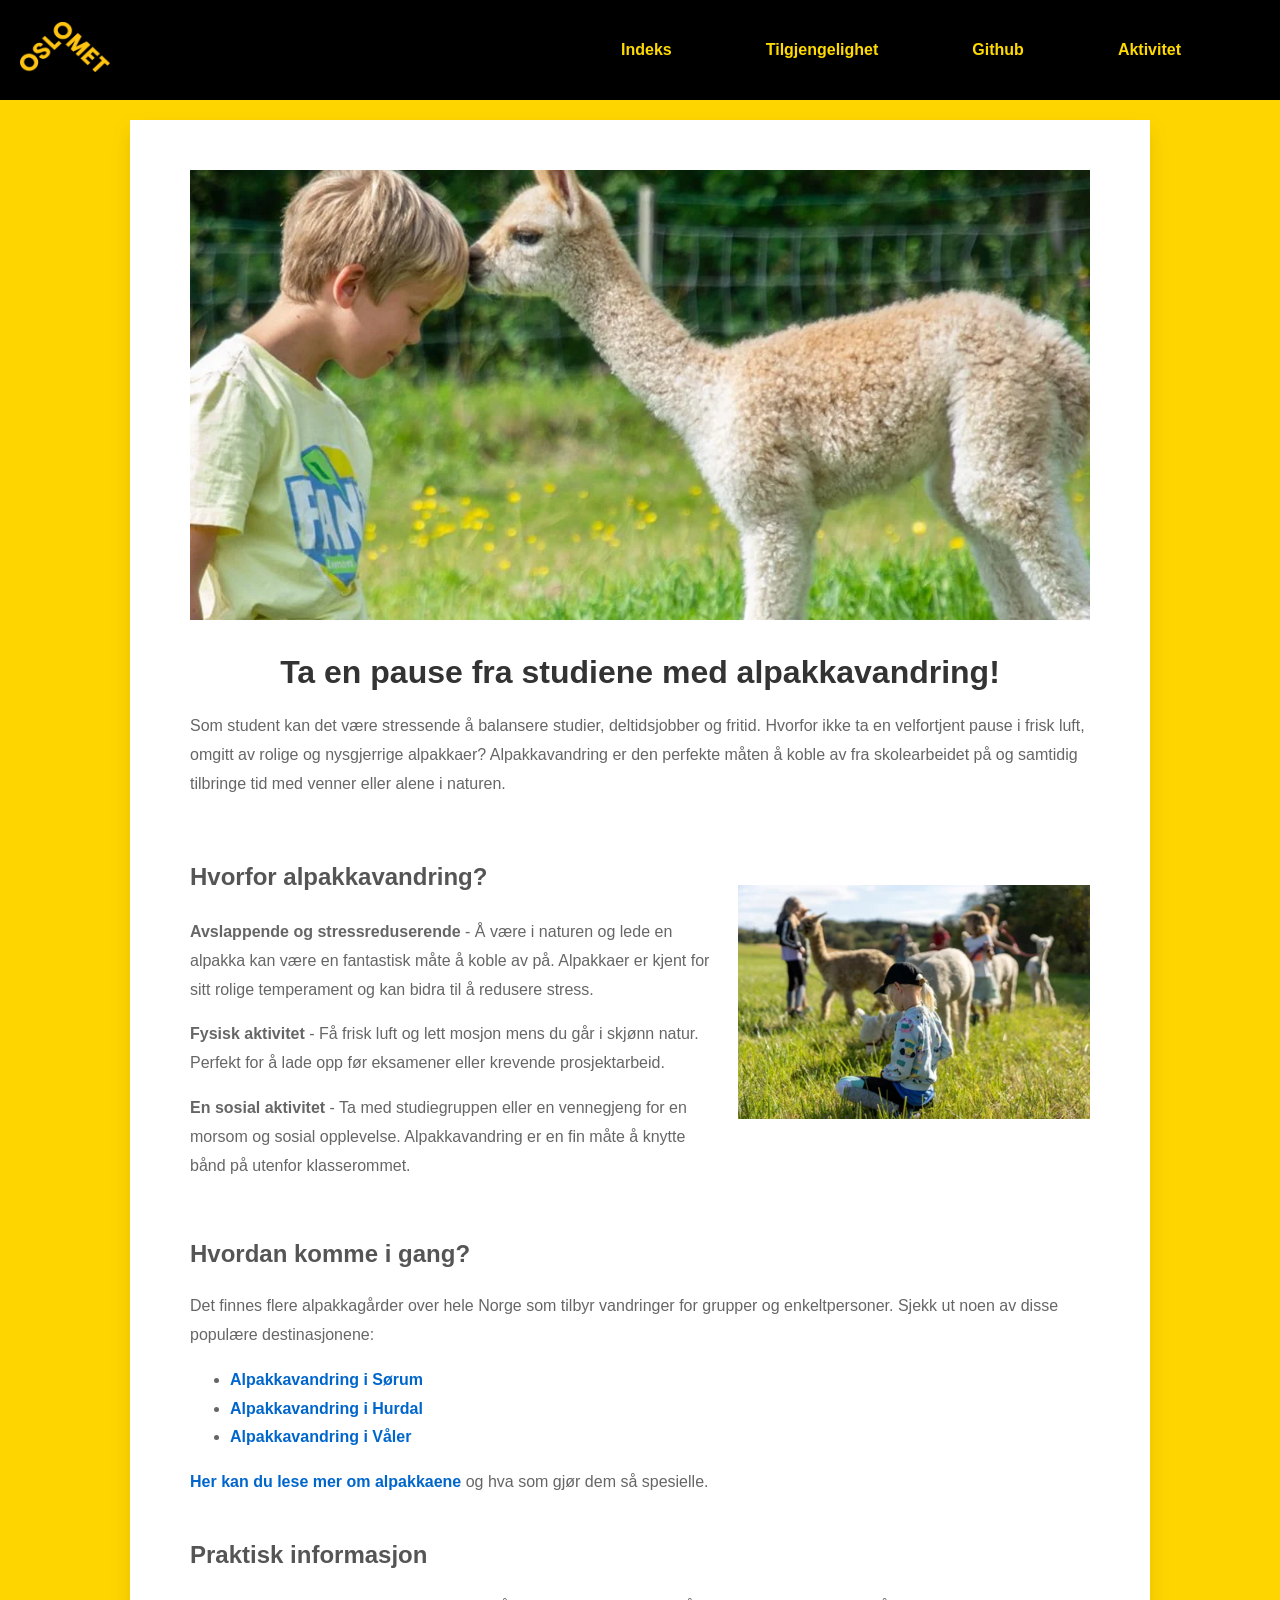
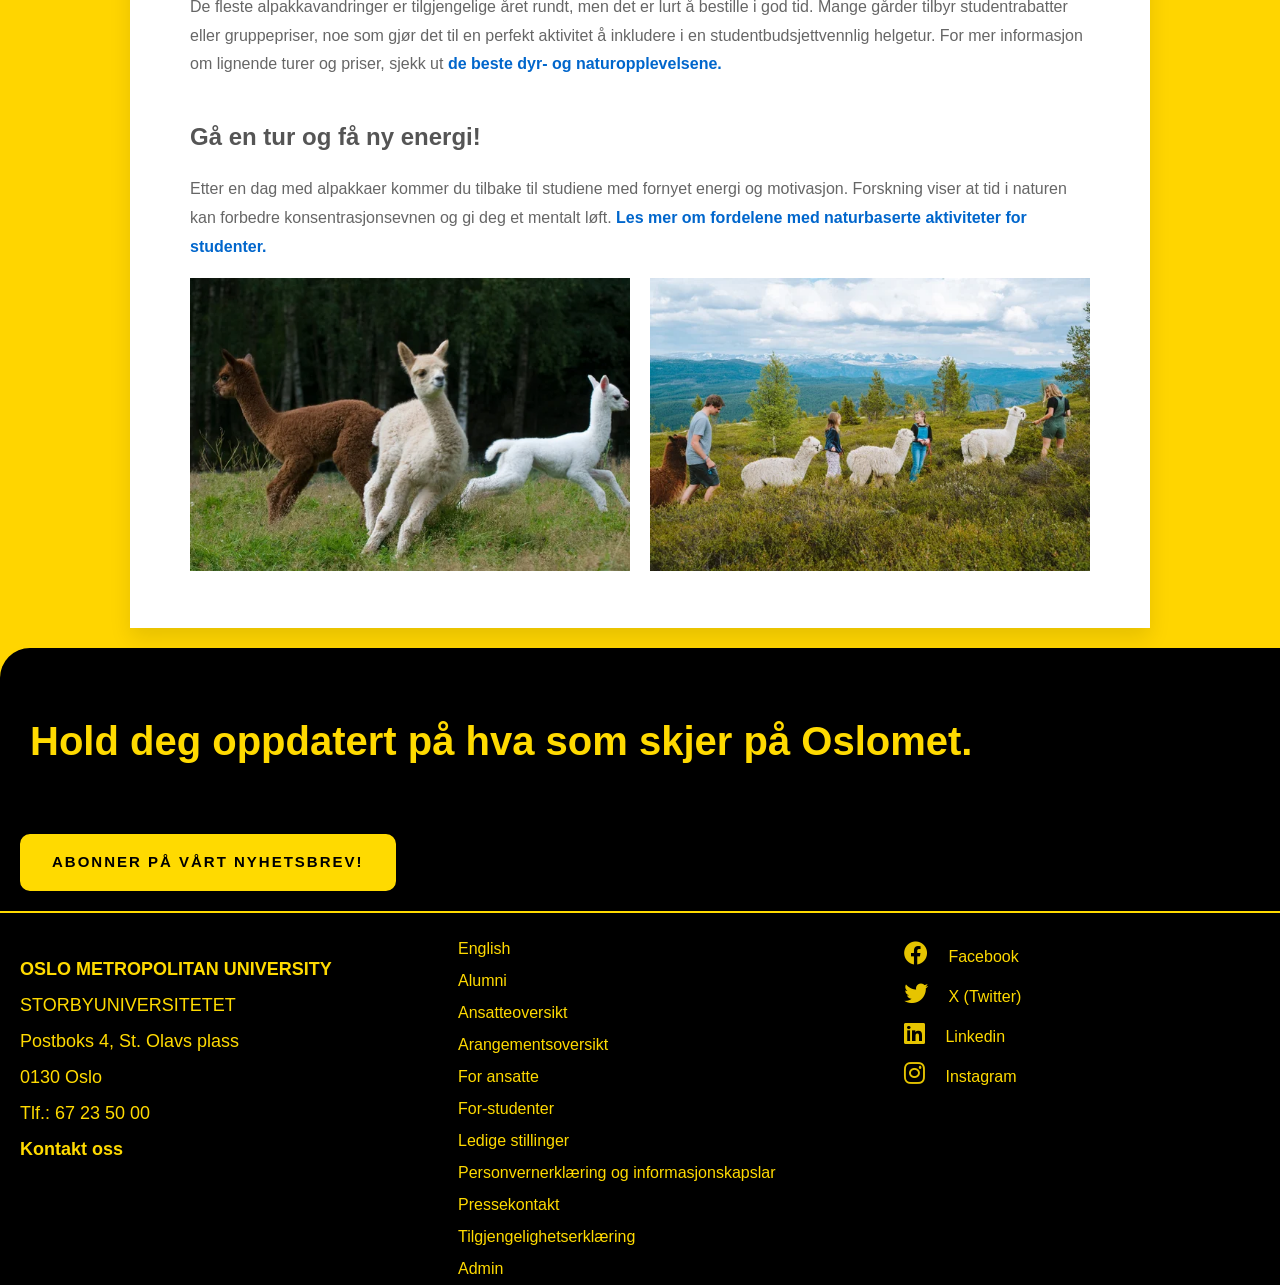
<file: activity.html>
<!DOCTYPE html>
<html lang="no">
<head>
    <title>Alpakkavandring - OsloMet</title>
    <meta charset="UTF-8">
    <meta name="viewport" content="width=device-width", initial-scale="1.0">
    <link rel="stylesheet" href="style/style.css">
    <link rel="stylesheet" href="https://cdnjs.cloudflare.com/ajax/libs/font-awesome/6.0.0-beta3/css/all.min.css">
    <link rel="preload" as="image" href="media/aktivitet/gmalpakka1200.webp"> <!-- laster inn hovedbildet på forhånd slik at nettsiden laster inn raskere -->
    <meta name="description" content="Oslo-met side om for alpakkavanding og hvorfor studenter burde dra på tur.">
</head>
    
<body class="aktivitet no-border">
    <!--Hoved navigasjon-->
    <header>
        <nav role="navigation">
            <a href="OsloMet-logo">
                <img width="90" height="50" src="media/OsloMet-gul logo.webp" id="logo" alt="OsloMet logo"> 
                <!--Link til logoen: https://bie.tjenester.oslomet.no/oslomet-logo-gul.png -->
            </a>
            <input id="burger-toggle" type="checkbox">
            <label class="hamburger-toggle-container" for="burger-toggle">
                <div class="menu-icon"></div>
            </label>
            <ul class="menu">
                <li><a href="index.html">Indeks</a></li>
                <li><a href="accessibility.html">Tilgjengelighet</a></li>
                <li><a href="git.html">Github</a></li>
                <li><a href="activity.html">Aktivitet</a></li>
            </ul>
        </nav>
    </header>
    <!-- seksjon for hovedsiden til aktivitet-->
    <div class="rolling-paper">
        <main>
            <picture class="image1"> <!-- fra https://www.w3schools.com/tags/tag_picture.asp --> 
                <source srcset="media/aktivitet/gmalpakka1200.webp" media="(min-width: 900px)" width="100%">
                <source srcset="media/aktivitet/gmalpakka800.webp" media="(min-width: 700px)" width="100%">  
                <source srcset="media/aktivitet/gmalpakka500.webp" width="100%">

                <img src="media/aktivitet/gmalpakka800.webp" width="800px"
                alt="En liten gutt som leker med en baby alpakka"> 
                <!-- https://www.visitvestfold.com/no/produkt/?tlp=6694413&name=Monnerod-Alpakka FOTO: Magnus Kristiansen -->
            </picture>

		        <h1>Ta en pause fra studiene med alpakkavandring!</h1>
		        <p class="ingress">Som student kan det være stressende å balansere studier, deltidsjobber og fritid. Hvorfor ikke ta en velfortjent pause i frisk luft, omgitt av rolige og nysgjerrige alpakkaer? Alpakkavandring er den perfekte måten å koble av fra skolearbeidet på og samtidig tilbringe tid med venner eller alene i naturen.</p>

            <!-- seksjon for alt under hovedoverskrift og bilde, for endring i css-->
                <div class="lower-content">
                    <!-- flex container for tekst og bilde side om side -->
                    <div class="flex-container">
                        <div class="text-content">
                            <h2>Hvorfor alpakkavandring?</h2>
                            <p><b>Avslappende og stressreduserende</b> - Å være i naturen og lede en alpakka kan være en fantastisk måte å koble av på. Alpakkaer er kjent for sitt rolige temperament og kan bidra til å redusere stress.</p>
                            <p><b>Fysisk aktivitet</b> - Få frisk luft og lett mosjon mens du går i skjønn natur. Perfekt for å lade opp før eksamener eller krevende prosjektarbeid.</p>
                            <p><b>En sosial aktivitet</b> - Ta med studiegruppen eller en vennegjeng for en morsom og sosial opplevelse. Alpakkavandring er en fin måte å knytte bånd på utenfor klasserommet.</p>
                        </div>
                        <picture class="flex-pic"> <!-- fra https://www.w3schools.com/css/css3_flexbox_container.asp-->
                            <source srcset="media/aktivitet/jmalpakka600.webp" media="(min-width: 800px)" width="100%">
                            <source srcset="media/aktivitet/jmalpakka400.webp" width="100%">
            
                            <img src="media/aktivitet/jmalpakka400.webp" width="400px" alt="En jente på alpakkavandring"> <!-- fra https://alpakkavandring.gifty.no/ FOTO: ukjent -->
                        </picture>                        
                    </div>

		            <h2>Hvordan komme i gang?</h2>
		            <p>Det finnes flere alpakkagårder over hele Norge som tilbyr vandringer for grupper og enkeltpersoner. Sjekk ut noen av disse populære destinasjonene:</p>
		            <ul>
                        <li><a href="https://www.alpakkavandring.no/produkt/alpakkavandring/"target="_self" rel="noopener noreferrer">Alpakkavandring i Sørum</a></li>
		                <li><a href="https://www.alpakkavandring.no/produkt/alpakkavandring-hurdal/"target="_self" rel="noopener noreferrer">Alpakkavandring i Hurdal</a></li>
                        <li><a href="https://alpakkagaarden.no/product/alpakkavandring-med-alpakka/"target="_self" rel="noopener noreferrer">Alpakkavandring i Våler</a></li>
                    </ul>
                    <p><a href="https://www.alpakkaforeningen.no/om-alpakka/"target="_self" rel="noopener noreferrer">Her kan du lese mer om alpakkaene</a> og hva som gjør dem så spesielle.</p>

                    <h2>Praktisk informasjon</h2>  
                    <p>De fleste alpakkavandringer er tilgjengelige året rundt, men det er lurt å bestille i god tid. Mange gårder tilbyr studentrabatter eller gruppepriser, noe som gjør det til en perfekt aktivitet å inkludere i en studentbudsjettvennlig helgetur. For mer informasjon om lignende turer og priser, sjekk ut <a href="https://youwish.no/dyr-natur/mot-dyrene?gad_source=1&gbraid=0AAAAADqtlyW-r5kYPefPnXFMvtCieRLgD&gclid=CjwKCAiAl4a6BhBqEiwAqvrqumPwQJ_bOBHGWULb0qxSMntEdmJq0v1wuko_Vqzpw-mGUP3RYq05YxoCYmUQAvD_BwE"target="_self">de beste dyr- og naturopplevelsene.</a></p> 

                    <h2>Gå en tur og få ny energi!</h2>
                    <p>Etter en dag med alpakkaer kommer du tilbake til studiene med fornyet energi og motivasjon. Forskning viser at tid i naturen kan forbedre konsentrasjonsevnen og gi deg et mentalt løft. <a href="https://strongbody.no/derfor-er-naturen-viktig/"target="_self" rel="noopener noreferrer">Les mer om fordelene med naturbaserte aktiviteter for studenter.</a></p>

                    <!-- klasse for bilde-boks for bilder med hover-effekter-->
                    <div class="image-container">
                        <div class="boxed-image">
                            <picture>
                                <source srcset="media/aktivitet/3alpakka600.webp" media="(min-width: 1100px)">
                                <source srcset="media/aktivitet/3alpakka400.webp" media="(min-width: 1100px)">
                                <img src="media/aktivitet/3alpakka400.webp" alt="3 alpakkaer som løper rundt" width="400" height="266"> <!-- https://www.enghaugen.no/ FOTO: Enghaugen - Ringstad Gård -->
                            </picture>
                        </div>
                        <div class="boxed-image">
                            <picture>
                                <source srcset="media/aktivitet/jalpakka600.webp" media="(min-width: 1100px)">
                                <source srcset="media/aktivitet/jalpakka400.webp" media="(max-width: 1100px)">
                                <img src="media/aktivitet/jalpakka400.webp" alt="Alpakkavandring i Jotun" width="400" height="266"> <!-- https://jotunfjell-alpakka.no/alpakka-vandring/ FOTO: ukjent -->
                            </picture>
                        </div>
                    </div>
                    
                </div>
        </main>
    </div>

    <footer>
             
        <div class="footer-container">
            <h2> Hold deg oppdatert på hva som skjer på Oslomet.
            </h2>
            <a href="https://www.oslomet.no/nyhetsbrev" class="subscribe-btn" aria-label="Abonner på OsloMets nyhetsbrev"> 
                Abonner på vårt nyhetsbrev!
            </a>
              
        </div>
     <hr class="hrFooter">
        <div class="footer-details">
            <div class="contact-info">
                <p>
                    <strong>OSLO METROPOLITAN UNIVERSITY</strong><br>
                    STORBYUNIVERSITETET<br>
                    Postboks 4, St. Olavs plass<br>
                    0130 Oslo<br>
                    Tlf.: 67 23 50 00<br>
                    <strong><a href="https://www.oslomet.no/om/kontakt">Kontakt oss</a></strong>
                </p>
            </div>
        <div class="footer-links">
    
            <a href="https://www.oslomet.no/en">English</a><br>
            <a href="https://www.oslomet.no/alumni">Alumni</a><br>
            <a href="https://www.oslomet.no/om/ansatteoversikt">Ansatteoversikt</a><br>
            <a href="https://www.oslomet.no/om/arrangement/arrangementsoversikt">Arangementsoversikt</a><br>
            <a href="https://www.oslomet.no/om/for-ansatte">For ansatte</a><br>
            <a href="https://www.oslomet.no/om/for-studenter">For-studenter</a><br>
            <a href="https://www.oslomet.no/om/ledige-stillinger">Ledige stillinger</a><br>
            <a href="https://www.oslomet.no/om/personvernerklering-informasjonskapslar">Personvernerklæring og informasjonskapslar</a><br>
            <a href="https://www.oslomet.no/om/pressekontakt"> Pressekontakt</a><br>
            <a href="https://www.oslomet.no/om/tilgjengelegheitserklering">Tilgjengelighetserklæring</a><br>
            <a href="#">Admin</a>
            </div>
            <div class="social-icons">
                <a href="https://www.facebook.com/oslomet/" aria-label="OsloMet på Facebook"><i class="fa-brands fa-facebook"></i> Facebook</a><br> 
                <a href="https://x.com/oslomet" aria-label="OsloMet på Twitter"><i class="fa-brands fa-twitter"></i> X (Twitter)</a><br>
                <a href="https://no.linkedin.com/school/oslomet/" aria-label="OsloMet på LinkedIn"><i class="fa-brands fa-linkedin"></i> Linkedin</a><br>
                <a href="https://www.instagram.com/oslomet/?hl=nb" aria-label="OsloMet på Instagram"><i class="fa-brands fa-instagram"></i> Instagram</a><br>
            </div>
        </div>
    
        </footer>
</body>
</file>
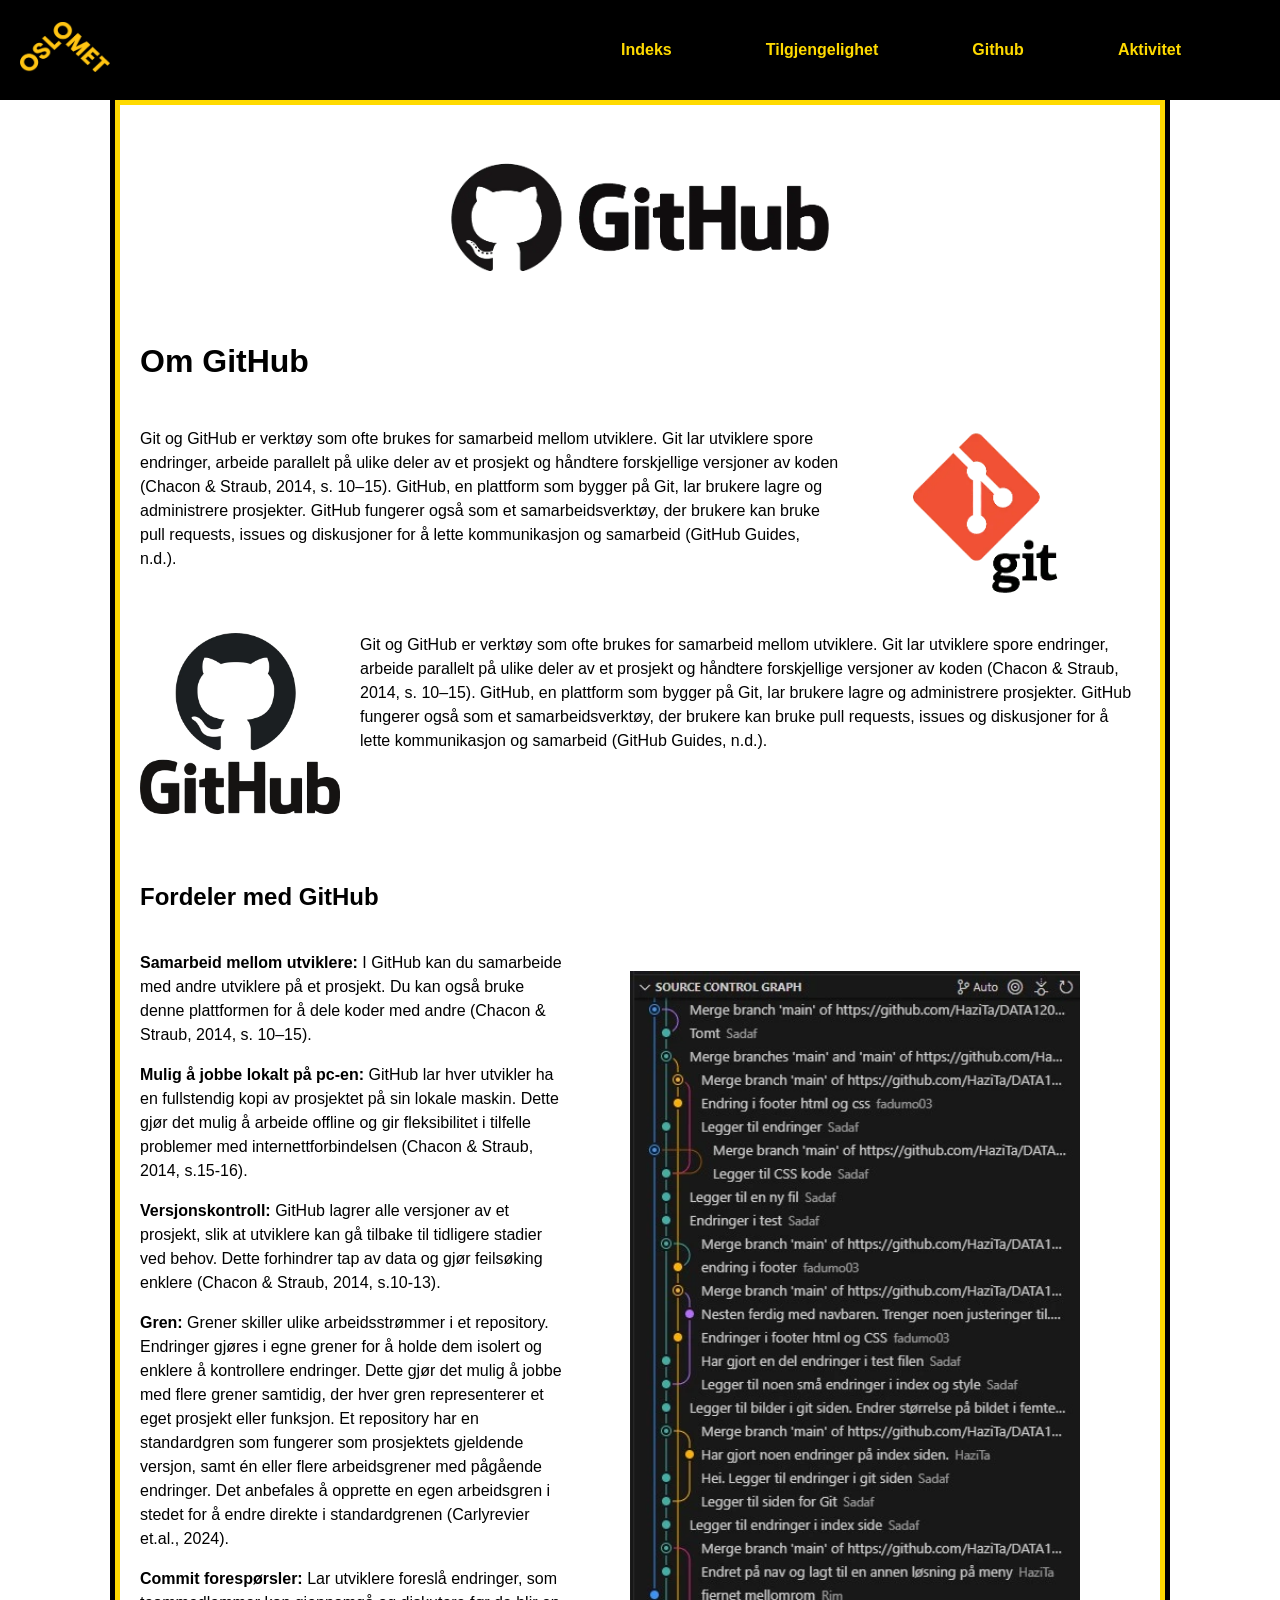
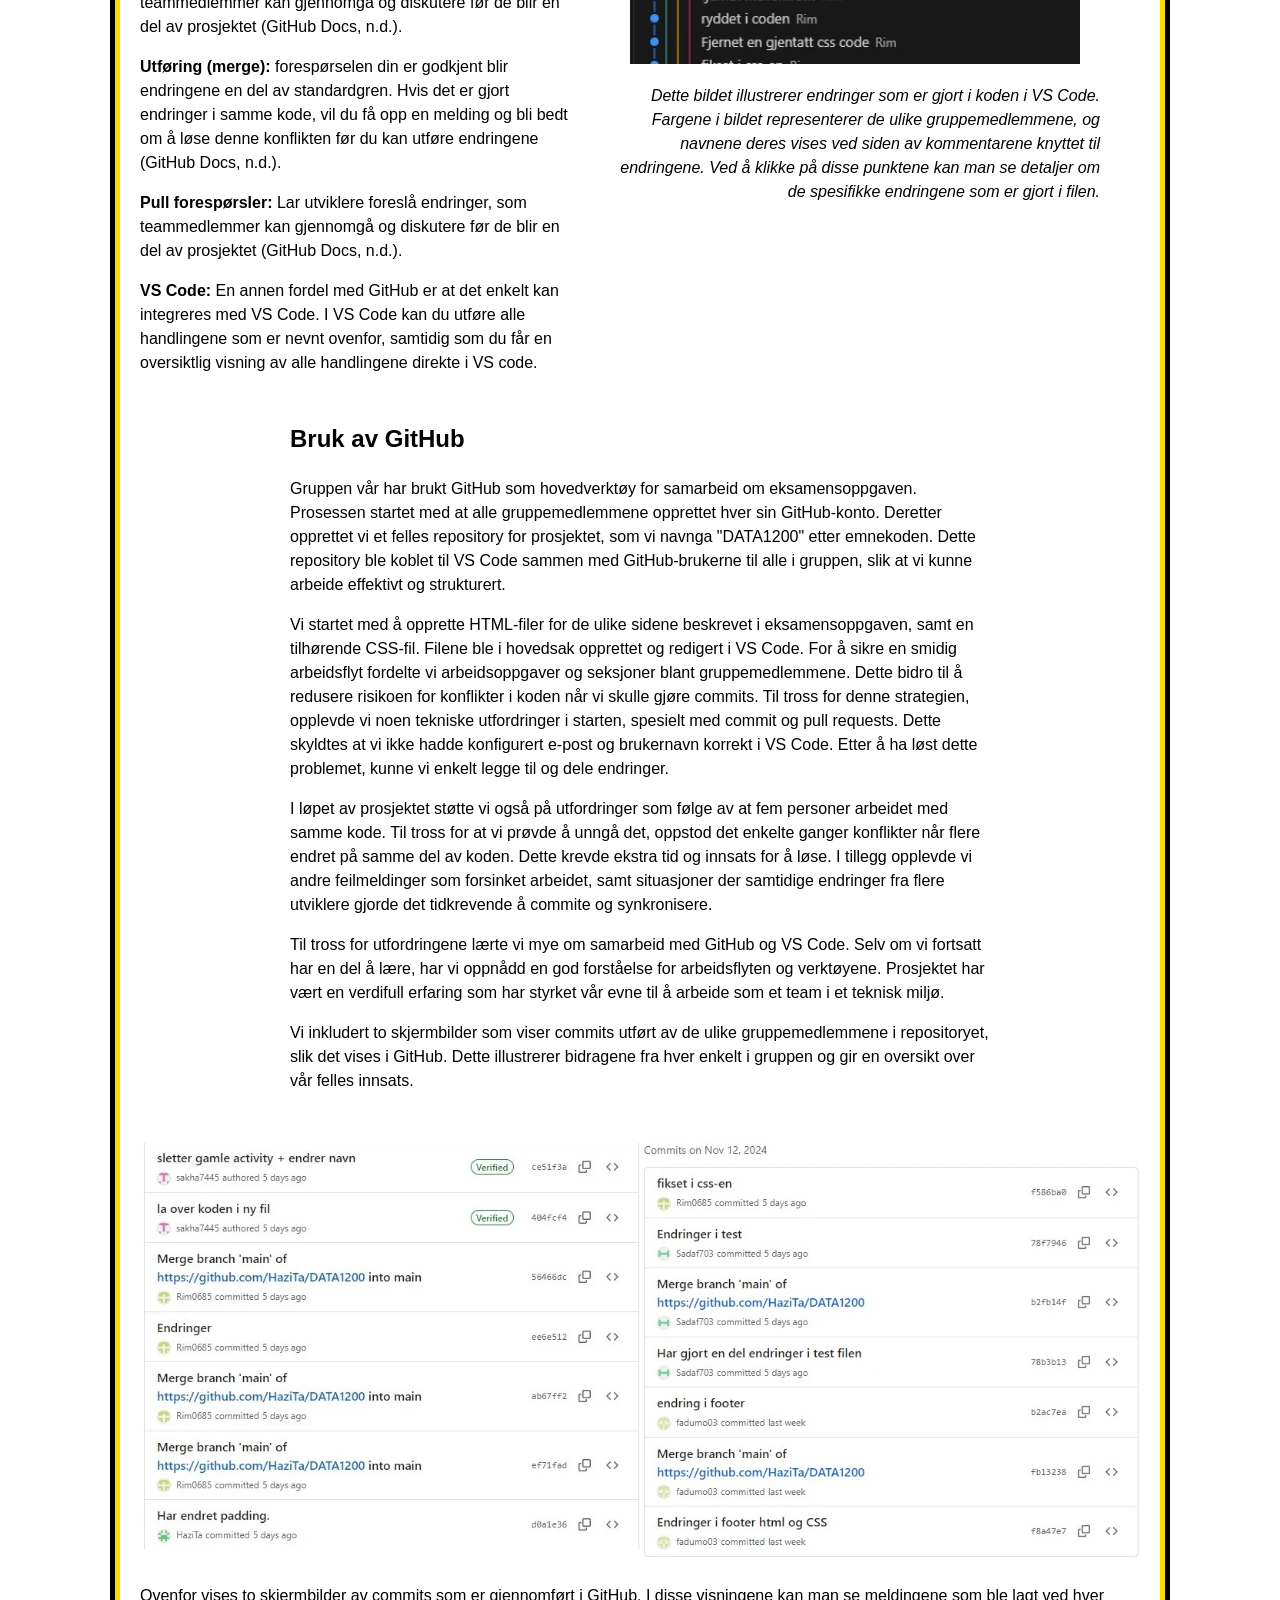
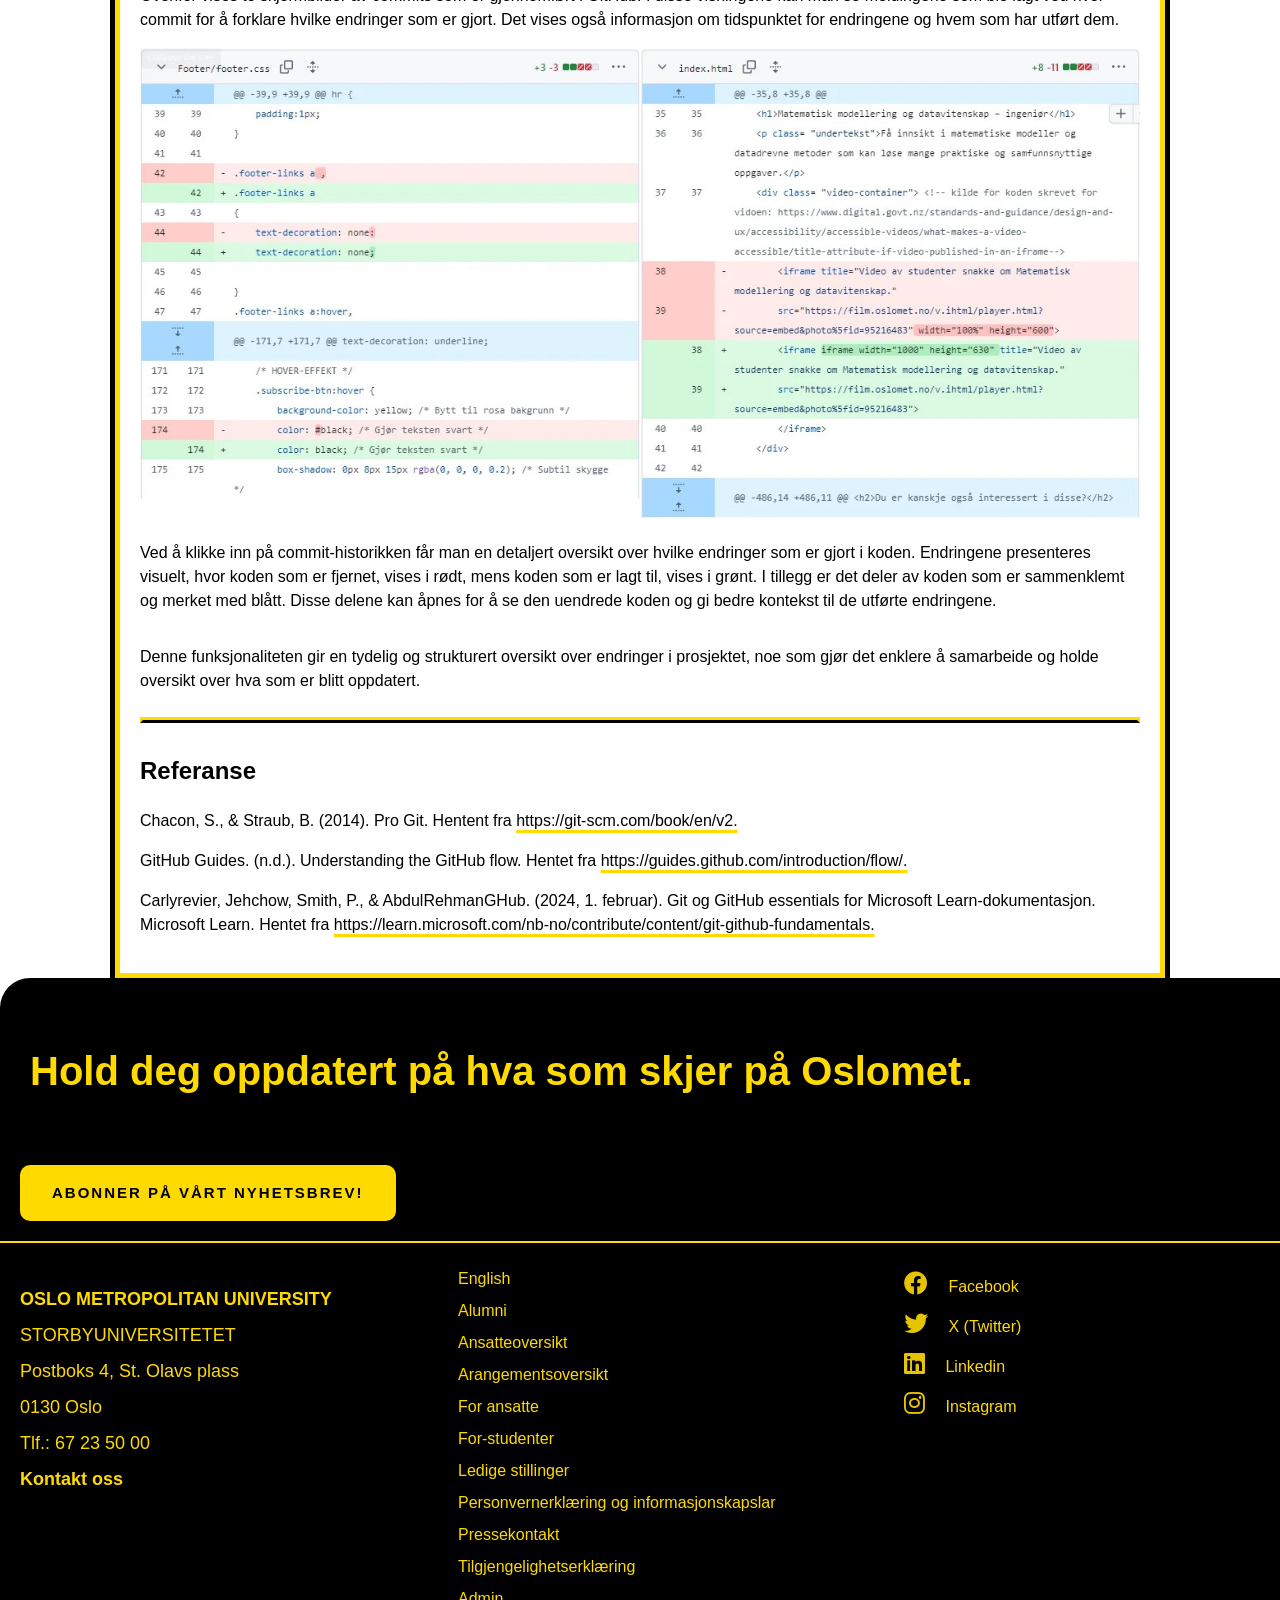
<file: git.html>
<!DOCTYPE html>
<html lang="no">
<head>
    <title>GitHub</title>
    <meta name="viewport" content="width=device-width, initial-scale=1.0">
    <meta charset="UTF-8">
    <link rel="stylesheet" href="style/style.css"><!--Lenk til css filen.-->
    <link rel="stylesheet" href="https://cdnjs.cloudflare.com/ajax/libs/font-awesome/6.0.0-beta3/css/all.min.css"><!--Lenk til ikoner brukt i footer-->
</head>
<body>
    <a href="#main-content" class="skip-link">Hopp til hovedinnhold</a>
    <header>
        <!--Hoved navigasjon-->
        <nav role="navigation">
            <a href="OsloMet-logo">
                <img width="90" height="50" src="media/OsloMet-gul logo.webp" id="logo" alt="OsloMet logo"> 
                <!--Link til logoen: https://bie.tjenester.oslomet.no/oslomet-logo-gul.png -->
            </a>
            <input id="burger-toggle" type="checkbox">
            <label class="hamburger-toggle-container" for="burger-toggle">
                <div class="menu-icon"></div>
            </label>
            <ul class="menu">
                <li><a href="index.html">Indeks</a></li>
                <li><a href="accessibility.html">Tilgjengelighet</a></li>
                <li><a href="git.html">Github</a></li>
                <li><a href="activity.html">Aktivitet</a></li>
            </ul>
        </nav>
    </header>
<!--Logo av Git øverst på siden-->
    <article class="git">
        <img class="githublogo" src="media/github.webp" width="500px"
        alt="Logo av GitHub">
        <!-- Kilde for GitHub logo: https://pngimg.com/image/73355 -->
    
        <h1>Om GitHub</h1>
        <!--Første seksjon av nettsiden. Der etter kommer det informasjon om Git og Github. I denne seksjonen ligger det også logo av Git og GitHub-->
        <section class="git-container">
            <p class="gitlogo">
                <img 
                    src="media/gitlogo.webp" width="300px"
                    alt="Logo av Git">
                <!-- Kilde for Git logo: https://www.linkedin.com/pulse/git-empowering-collaboration-version-control-software-yashwant-pawar -->
                Git og GitHub er verktøy som ofte brukes for samarbeid mellom utviklere. 
                Git lar utviklere spore endringer, arbeide parallelt på ulike deler av et prosjekt 
                og håndtere forskjellige versjoner av koden (Chacon & Straub, 2014, s. 10–15). 
                GitHub, en plattform som bygger på Git, lar brukere lagre og administrere prosjekter. 
                GitHub fungerer også som et samarbeidsverktøy, der brukere kan bruke pull requests, 
                issues og diskusjoner for å lette kommunikasjon og samarbeid (GitHub Guides, n.d.).
            </p>
    
            <p class="githublogo2">
                <img src="media/githublogo2.webp" width="200px"
                alt="Logo av GitHub">
                <!-- Kilde for GitHub logo: https://www.pngwing.com/id/free-png-auggn -->
                Git og GitHub er verktøy som ofte brukes for samarbeid mellom utviklere. 
                Git lar utviklere spore endringer, arbeide parallelt på ulike deler av et prosjekt 
                og håndtere forskjellige versjoner av koden (Chacon & Straub, 2014, s. 10–15). 
                GitHub, en plattform som bygger på Git, lar brukere lagre og administrere prosjekter. 
                GitHub fungerer også som et samarbeidsverktøy, der brukere kan bruke pull requests, 
                issues og diskusjoner for å lette kommunikasjon og samarbeid (GitHub Guides, n.d.).  
            </p>
        </section>

        <h2>Fordeler med GitHub</h2>
        <!--Andre seksjon av nettsiden som ommhandler fordeler med bruk av Git. Her er det også lagt til et skjermbilde av historikk i VS code.-->
        <section class="fordeler-container">

            <div>
                <p><h3>Samarbeid mellom utviklere:</h3> I GitHub kan du samarbeide med andre utviklere på et 
                    prosjekt. Du kan også bruke denne plattformen for å dele koder med andre 
                    (Chacon & Straub, 2014, s. 10–15).
                </p>

                <p><h3>Mulig å jobbe lokalt på pc-en:</h3> GitHub lar hver utvikler ha en fullstendig kopi av 
                    prosjektet på sin lokale maskin. Dette gjør det mulig å arbeide offline og gir 
                    fleksibilitet i tilfelle problemer med internettforbindelsen 
                    (Chacon & Straub, 2014, s.15-16).
                </p>

                <p><h3>Versjonskontroll:</h3> GitHub lagrer alle versjoner av et prosjekt, slik at utviklere kan 
                    gå tilbake til tidligere stadier ved behov. Dette forhindrer tap av data og gjør 
                    feilsøking enklere (Chacon & Straub, 2014, s.10-13).
                </p>

                <p><h3>Gren:</h3> Grener skiller ulike arbeidsstrømmer i et repository. Endringer gjøres i egne 
                    grener for å holde dem isolert og enklere å kontrollere endringer. Dette gjør det mulig 
                    å jobbe med flere grener samtidig, der hver gren representerer et eget prosjekt eller 
                    funksjon. Et repository har en standardgren som fungerer som prosjektets gjeldende 
                    versjon, samt én eller flere arbeidsgrener med pågående endringer. Det anbefales å 
                    opprette en egen arbeidsgren i stedet for å endre direkte i standardgrenen 
                    (Carlyrevier et.al., 2024).
                </p>

                <p><h3>Commit forespørsler:</h3> Lar utviklere foreslå endringer, som teammedlemmer kan gjennomgå 
                    og diskutere før de blir en del av prosjektet (GitHub Docs, n.d.).
                </p>

                <p><h3>Utføring (merge):</h3> forespørselen din er godkjent blir endringene en del av standardgren. 
                    Hvis det er gjort endringer i samme kode, vil du få opp en melding og bli bedt om å 
                    løse denne konflikten før du kan utføre endringene (GitHub Docs, n.d.).
                </p>

                <p><h3>Pull forespørsler:</h3> Lar utviklere foreslå endringer, som teammedlemmer kan gjennomgå og 
                    diskutere før de blir en del av prosjektet (GitHub Docs, n.d.).
                </p>

                <p><h3>VS Code:</h3> En annen fordel med GitHub er at det enkelt kan integreres med VS Code. 
                    I VS Code kan du utføre alle handlingene som er nevnt ovenfor, samtidig som du får en 
                    oversiktlig visning av alle handlingene direkte i VS code.
                </p>
            </div>
            <div>
                <figure class="vscode-container"><!--Kilde til koden https://www.w3schools.com/tags/tag_figcaption.asp-->
                    <img src="media/VScode.webp" width="450px"
                    alt="Bildet av handlinger utført i VS code med kommentarer lagt av medlemene som har gjort endringene.">
                    <figcaption>Dette bildet illustrerer endringer som er gjort i koden i VS Code. 
                        Fargene i bildet representerer de ulike gruppemedlemmene, og navnene deres 
                        vises ved siden av kommentarene knyttet til endringene. Ved å klikke på 
                        disse punktene kan man se detaljer om de spesifikke endringene som er gjort i filen.
                    </figcaption> 
                </figure>
            </div>
    
        </section>
        <!--Tredje seksjon av nettsiden. Her skriver vi om hvordan vi har brukt Github og VS code. Vi har også lagt til skjermbilder av commits og historikk-->
        <section class="brukGit">
            <h2>Bruk av GitHub</h2>

            <p>
                Gruppen vår har brukt GitHub som hovedverktøy for samarbeid om eksamensoppgaven. Prosessen startet med 
                at alle gruppemedlemmene opprettet hver sin GitHub-konto. Deretter opprettet vi et felles repository for 
                prosjektet, som vi navnga "DATA1200" etter emnekoden. Dette repository ble koblet til VS Code sammen 
                med GitHub-brukerne til alle i gruppen, slik at vi kunne arbeide effektivt og strukturert.
            </p>

            <p>
                Vi startet med å opprette HTML-filer for de ulike sidene beskrevet i eksamensoppgaven, samt en tilhørende 
                CSS-fil. Filene ble i hovedsak opprettet og redigert i VS Code. For å sikre en smidig arbeidsflyt fordelte 
                vi arbeidsoppgaver og seksjoner blant gruppemedlemmene. Dette bidro til å redusere risikoen for konflikter 
                i koden når vi skulle gjøre commits. Til tross for denne strategien, opplevde vi noen tekniske utfordringer 
                i starten, spesielt med commit og pull requests. Dette skyldtes at vi ikke hadde konfigurert e-post og 
                brukernavn korrekt i VS Code. Etter å ha løst dette problemet, kunne vi enkelt legge til og dele endringer.
            </p>
    
            <p>
                I løpet av prosjektet støtte vi også på utfordringer som følge av at fem personer arbeidet med samme kode. 
                Til tross for at vi prøvde å unngå det, oppstod det enkelte ganger konflikter når flere endret på samme 
                del av koden. Dette krevde ekstra tid og innsats for å løse. I tillegg opplevde vi andre feilmeldinger som 
                forsinket arbeidet, samt situasjoner der samtidige endringer fra flere utviklere gjorde det tidkrevende å 
                commite og synkronisere.
            </p>

            <p>
                Til tross for utfordringene lærte vi mye om samarbeid med GitHub og VS Code. Selv om vi fortsatt har en 
                del å lære, har vi oppnådd en god forståelse for arbeidsflyten og verktøyene. Prosjektet har vært en 
                verdifull erfaring som har styrket vår evne til å arbeide som et team i et teknisk miljø.
            </p>

            <p>
                Vi inkludert to skjermbilder som viser commits utført av de ulike gruppemedlemmene i repositoryet, 
                slik det vises i GitHub. Dette illustrerer bidragene fra hver enkelt i gruppen og gir en oversikt over vår 
                felles innsats.
            </p>
        </section>
        <section>
        <!--Skjermbildet av commit historie-->
        <div class="gitimg-container">
            <div class="gitimg">
                <img src="media/commit-1.webp"  width="500px"
                alt="Bildet viser commit historikk 1 i Github"/>
            </div>
            <div class="gitimg">
                <img src="media/commit-2.webp"  width="500px"
                alt="Dette er et annet bildet som viser også commit historikk i Github"/>
            </div>
            <p>
                Ovenfor vises to skjermbilder av commits som er gjennomført i GitHub. I disse visningene kan man se meldingene 
                som ble lagt ved hver commit for å forklare hvilke endringer som er gjort. Det vises også informasjon om 
                tidspunktet for endringene og hvem som har utført dem.
            </p>
        </div>
        <!--Skjermbilde av endringer-->
            <div class="gitimg-container">
                <div class="gitimg">
                    <img src="media/history-1.webp"  width="500px"
                    alt="Dette bildet viser til endringer gjort i koden."/>
                </div>
                <div class="gitimg">
                    <img src="media/history.webp"  width="500px"
                    alt="Dette bildet viser også til endringer gjort i koden."/>
                </div>
                <p>
                    Ved å klikke inn på commit-historikken får man en detaljert oversikt over hvilke endringer som er gjort i 
                    koden. Endringene presenteres visuelt, hvor koden som er fjernet, vises i rødt, mens koden som er lagt til, 
                    vises i grønt. I tillegg er det deler av koden som er sammenklemt og merket med blått. Disse delene kan 
                    åpnes for å se den uendrede koden og gi bedre kontekst til de utførte endringene.
                </p>
                <p>
                    Denne funksjonaliteten gir en tydelig og strukturert oversikt over endringer i prosjektet, noe som gjør det 
                    enklere å samarbeide og holde oversikt over hva som er blitt oppdatert.
                </p>
            </div>
        </section>
        <hr>
        <section>
        <!--I denne seksjonenen har vi skrevet liste over kilder vi har brukt i teksten ovenfor.-->
            <h2>Referanse</h2>

            <p>Chacon, S., & Straub, B. (2014). Pro Git. Hentent fra 
                <a href="https://git-scm.com/book/en/v2"target="_self">https://git-scm.com/book/en/v2.</a>
            </p>

            <p>GitHub Guides. (n.d.). Understanding the GitHub flow. Hentet fra
                <a href="ttps://guides.github.com/introduction/flow/" target="_self"> https://guides.github.com/introduction/flow/.</a>
            </p>

            <p>Carlyrevier, Jehchow, Smith, P., & AbdulRehmanGHub. (2024, 1. februar). Git og GitHub 
                essentials for Microsoft Learn-dokumentasjon. Microsoft Learn. Hentet fra 
                <a href="https://learn.microsoft.com/nb-no/contribute/content/git-github-fundamentals" target="_self">https://learn.microsoft.com/nb-no/contribute/content/git-github-fundamentals.</a>
            </p> 
        </section>
        </article>
        
        <footer> 
        <!--Her er koden for footer--> 
            <div class="footer-container">
                <h2> Hold deg oppdatert på hva som skjer på Oslomet.
                </h2>
                <a href="https://www.oslomet.no/nyhetsbrev" class="subscribe-btn" aria-label="Abonner på OsloMets nyhetsbrev"> 
                    Abonner på vårt nyhetsbrev!
                </a>
            </div>
        <hr class="hrFooter">
            <div class="footer-details">
                <div class="contact-info">
                    <p><strong> OSLO METROPOLITAN UNIVERSITY</strong> <br>
                        STORBYUNIVERSITETET <br>
                        Postboks 4, St. Olavs plass <br>
                        0130 Oslo <br>
                        Tlf.: 67 23 50 00 <br>
                        <strong><a href="https://www.oslomet.no/om/kontakt">Kontakt oss </strong></a>

                    </p>
                </div>
                <div class="footer-links">

                    <a href="https://www.oslomet.no/en">English</a><br>
                    <a href="https://www.oslomet.no/alumni">Alumni</a><br>
                    <a href="https://www.oslomet.no/om/ansatteoversikt">Ansatteoversikt</a><br>
                    <a href="https://www.oslomet.no/om/arrangement/arrangementsoversikt">Arangementsoversikt</a><br>
                    <a href="https://www.oslomet.no/om/for-ansatte">For ansatte</a><br>
                    <a href="https://www.oslomet.no/om/for-studenter">For-studenter</a><br>
                    <a href="https://www.oslomet.no/om/ledige-stillinger">Ledige stillinger</a><br>
                    <a href="https://www.oslomet.no/om/personvernerklering-informasjonskapslar">Personvernerklæring og informasjonskapslar</a><br>
                    <a href="https://www.oslomet.no/om/pressekontakt"> Pressekontakt</a><br>
                    <a href="https://www.oslomet.no/om/tilgjengelegheitserklering">Tilgjengelighetserklæring</a><br>
                    <a href="#">Admin</a>
                </div>
                <div class="social-icons">
                    <a href="https://www.facebook.com/oslomet/" aria-label="OsloMet på Facebook"><i class="fa-brands fa-facebook"></i> Facebook</a><br> 
                    <a href="https://x.com/oslomet" aria-label="OsloMet på Twitter"><i class="fa-brands fa-twitter"></i> X (Twitter)</a><br>
                    <a href="https://no.linkedin.com/school/oslomet/" aria-label="OsloMet på LinkedIn"><i class="fa-brands fa-linkedin"></i> Linkedin</a><br>
                    <a href="https://www.instagram.com/oslomet/?hl=nb" aria-label="OsloMet på Instagram"><i class="fa-brands fa-instagram"></i> Instagram</a><br>
                </div>
            </div>
    </footer>
</body>
</html>
</file>
<file: style/style.css>
/* ============================================
   Innholdsfortegnelse:
   1. Navigasjon og meny
   2. Generell styling
   3. Indeks
   4. Git-siden
   5. Tilgjengelighet
   6. Aktivitet
   7. Bilder og bildeoppsett
   8. Footer
   9. Responsiv design
       9.1 Navigasjon og meny
       9.2 Generell responsiv style
       9.3 Indeks 
       9.4 Tilgjengelighet
       9.5 Git
       9.6 Tilpasninger for bilder
       9.7 Footer 
============================================ */



/*Navigasjon og meny*/
#burger-toggle {
  display: none;  /* Skjuler burger-ikonet som brukes på mobil */
}

nav {
  margin: 0; /* Fjerner all margin rundt elementet. */
  padding: 0 20px; /* Setter topp- og bunn-padding til 0, og venstre- og høyre-padding til 20px */
  background-color: #000;
  display: flex;  /* Bruker flexbox for å plassere elementene i navigasjonen */
  align-items: center; /* Sentraliserer elementene vertikalt */
  justify-content: space-between; /* Fordeler plass mellom elementene */
  height: 100px;
}


@media (min-width:701px) { /* Desktop view for skjermer som er 701px eller større*/
  .menu {
  display: flex;
  flex-direction: row;
  justify-content: center;
  list-style-type: none;
  }
  
  .menu li {padding-right: 4rem;}
  }
  
 
.menu a,
.footer-links a {
  text-decoration: none; /* Fjerner standard understrek på lenker */
}

.menu a {
  font-size: 1em;
  font-weight: bold;
  color: #ffda00;
  padding: 15px;
  display: block; /* Elementet vises som et blokk-element, tar hele bredden tilgjengelig. */
  text-align: center;
  transition: color 0.3s ease; /* Legger til en jevn overgang ved hover */
}

.menu a:hover { /* stil ved hover (når pekeren er over elementet.) */
  background-color: #ffda00; 
  color: #000;
}

/*Generell styling*/
body {
  font-family: Arial, sans-serif;
  font-size: 1em;
  line-height: 1.5; /* Angir linjeavstand. */
  margin: 0;
}
/* Skjuler skip links, men dette er fortsatt synlig for skjermleser. Kilde for koden: https://www.w3schools.com/accessibility/accessibility_skip_links.php  */
.skip-link {
  position: absolute; /* Plasserer elementet utenfor normal dokumentflyt */
  left: -10000px; /* Flytter elementet langt utenfor synlig område på venstre side */
  top: auto; /* Beholder standard topp-posisjon */
  width: 1px; /* Reduserer bredden til et minimum */
  height: 1px; /* Reduserer høyden til et minimum */
  overflow: hidden; /* Hindrer innholdet i å vises selv om det skulle dukke opp */
}

/* Gjør "skip-link" synlig når det får fokus (f.eks. ved tastaturnavigasjon) */
.skip-link:focus {
  position: static; /* Plasserer elementet tilbake i dokumentflyten */
  width: auto; /* Gjenoppretter bredden til å tilpasse innholdet */
  height: auto; /* Gjenoppretter høyden til å tilpasse innholdet */
}

article {
  max-width: 1000px; /* Begrenser elementets bredde til maks 1000px. */
  border: 5px solid #ffda00; /* Gul kantlinje rundt artikkelen */
  outline: 5px solid #000; /* Svart outline rundt artikkelen, Brukes uten å påvirke layout */
  padding: 20px;
  margin: auto;
}

h1 {
  font-size: 2em;
  text-align: center;
}

h2,
details summary h2,
h3,
details summary h3 {
  font-size: 1,2em;

}

p,
li,
a {
  font-size: 1em;
}

.undertekst {
  text-align: center;
}


a { /*stil for lenker*/
  color: #000;
  text-decoration: underline;
  text-decoration-color: #ffda00;
  text-decoration-thickness: 3px; /* Tykk understrek */
  text-underline-offset: 4px; /* Avstand mellom teksten og understrekningen */
}

h2,
h3 {
  padding-top: 10px;
}

hr {
  border: 3px solid #ffda00; /* Gul horisontal linje */
  border-block-end: 3px solid #000;  /* Sort kant nederst på linjen */
}

.tykkskrift { /* Klassestil for tykkskrift */
  font-weight: bold;
}

/* CSS for Indeks  */

/*Video-styling*/

.video-container { /* Brukes for responsiv tilpassing av video.*/
  position: relative; /* Elementet plasseres relativt til sin normale plassering. */
  width: 100%;
  padding-top: 50%;  /* Gir containeren en høyde basert på 50% av bredden (aspektforhold). */
  background-color: #000;  /* Setter svart bakgrunn for å indikere videoinnhold. */
}


.video-container iframe { /* Stiler iframe inni video-container */
  position: absolute; /* plasserer iframe inne i video-containeren. */
  top: 0; /* Plasserer iframe øverst i containeren. */
  border: none; /* Fjerner kantlinjen rundt iframe. */
  left: 0; /* Plasserer iframe helt til venstre i containeren. */
  width: 100%; /* Gjør at iframe tar hele bredden  og høyden av containeren. */
  height: 100%;
}

/* Tabeller*/
.tabell-1,
.tabell-2 {
  width: 100%;
  border-collapse: collapse; /* Fjerner mellomrom mellom celler */
  text-align: left;
  background-color: #000;
  color: #ffda00;
  padding: 10px;
}

.tabell-1 th,
.tabell-1 td,
.tabell-2 th,
.tabell-2 td {
  padding-left: 10px; /* Legger til padding på venstre side av cellene */
  width: 25%;
}

.tabell-1 caption {
  font-size: 1.5em;
  caption-side: top; /* Plasserer overskriften øverst på tabellen */
  font-weight: bold;
  padding: 10px;
  color: #000;
  text-align: center;
}

.tabell-3 {
  width: 100%;
  border-collapse: collapse;
  margin: 20px 0;
  font-family: Arial, sans-serif;
  border: 1px solid #000;
}

.tabell-3 caption {
  font-size: 1.5em;
  font-weight: bold;
  margin-bottom: 10px;
}


.tabell-3 th { /* stil for tabellens overskrifter */
  text-align: center;
  font-weight: bold;
  padding: 10px;
  background-color: #ffda00; 
  color: #000;
  border: 1px solid #000;
}

.tabell-3 td { 
  border: 1px solid #000; /* Sort kant rundt tabellcellene */
  padding: 10px;
  vertical-align: top; /* Justerer innholdet til toppen av cellen det er i. */
}

.tabell-3 .semester {
  background-color: #000;
  color: #ffda00;
}

.tabell-3 tr.semester5_6 td {
  font-weight: bold;
  text-align: center;
  background-color: #000;
  color: #ffda00;
}

.tabell-3 td a {
  display: block;
  font-weight: bold;
  color: #000;
  margin-bottom: 5px;
}

.tabell-3 .Emnegruppe {
  font-weight: bold;
  background-color: #ffda00;
  padding: 2px 5px;
  display: block;
  margin-bottom: 5px;
}

/*stil for seksjoner i Index*/
.andre-seksjon-flex-container,
.tredje-seksjon-flex-container {
  display: flex;
  flex-direction: row;
  align-items: center;
}

.andre-seksjon-flex-container > div {
  max-width: 100%;
  margin: 10px;
  align-items: center;
}

.andre-seksjon,
.tredje-seksjon h2 {
  text-align: center;
}

.tredje-seksjon-flex-container {
  max-width: 100%;
  margin: 10px;
  background-color: #ffda00;
  padding: 10px;
}

.tredje-seksjon-flex-container a {
  text-decoration-color: #000;
}

.tredje-seksjon-flex-container img {
  margin-left: 20px;
}

.enkel-flex-container {  /*lar elementene inni denne containeren justeres og plasseres fleksibelt. */
  width: 350px;
  margin: auto;
  background-color: #ffda00;
  font-size: 20px;
  font-weight: bold;
  text-align: center;
  display: flex;
  justify-content: center;
  align-items: center;
  height: 100px;
}

.enkel-flex-container h3 {
  margin: 0;
  padding: 0;
}

.container-første-seksjon {
  max-width: 800px;
  margin: auto;
  padding: 10px;
}

summary { /* Styling for summary-tittelen */
  font-weight: bold;
  background-color: black;
  color: #ffda00;
  padding: 0;
  max-width: 100%;
  height: 40px;
  outline: none;
  transition: background-color 0.2s ease;
  margin-bottom: 10px;
  cursor: pointer; /* Indikerer at summary er klikkbart */
}

summary:hover {
  background-color: #ffda00;
  color: black;
}

/* Styling for innholdet i paragrafen inne i details */
details h2,
details h3,
details p {
  padding-left: 10px;
  max-width: 100%;
}

details ul {
  padding-left: 70px;
  max-width: 750px;
}

details > details {
  margin-left: 20px;
  margin-bottom: 10px;
  max-width: 700px;
}

details > details summary {
  background-color: #ffda00;
  color: black;
}

details > summary {
  padding: 10px;
  display: flex; /* Plasserer innholdet i summary på én linje */
  cursor: pointer; /* Indiker at det er klikkbart */
  align-items: center; /* Justerer vertikal plassering */
}

details > details p {
  max-width: 100%;
}



/* CSS for accessibility  */
.accessibility{
  display: block;
  margin-left: auto;
  margin-right: auto;
  max-width: 100%;
  height: auto;
}

.innhold p, .innhold h2{
  margin-left: 100px;
  margin-right: 100px;
}


/* CSS for Git-siden */
.git {
  flex-wrap: wrap;
}

.git h1 {
  text-align: left;
}

.git-container {
  display: flex;
  flex-direction: column;
}


.githublogo { /* GitHub-logo, sentrert */
  display: block;
  margin-left: auto;
  margin-right: auto;
}

.gitlogo img {
  float: right;
  text-indent: 0;
}

.githublogo2 img {
  float: left;
  overflow: auto;
  margin-bottom: 20px;
  margin-right: 20px;
}

.brukGit{ /*Sentraliserer teksten*/
  max-width: 750px;
  margin-left: 150px;
  margin-right: 150px;
  margin-bottom: 50px;
}

.fordeler-container {
  display: flex;
  flex-direction: row;
}
.fordeler-container h3 {
  display: inline; /*fjerner linjeskift*/
  font-size: 1em;
}

.vscode-container {
  display: flex;
  flex-direction: column;
  max-width: 100%;
  align-items: center;
}


.fordeler-container img { /* Bilder i fordeler-seksjonen */
  padding: 20px;
}


figcaption { /* bildetekst for bilder */
  font-style: italic;
  margin: auto;
  text-align: right;
}


.gitimg-container { /* Flex-container for Git-bilder */
  display: flex;
  flex-wrap: wrap;
  flex-direction: row;
}

.gitimg {
  flex: 50%;
  max-width: 50%;
}

.gitimg img {
  max-width: 100%;
}

/* CSS for aktivitetssider */
main {
  border: none;
  outline: none;
}

.rolling-paper {
  max-width: 900px;
  margin: 20px auto;
  background-color: white;
  padding: 50px 60px;
  box-shadow: 0px 10px 20px rgba(0, 0, 0, 0.1);
  border: none;
  outline: none;
}

.aktivitet { /* Aktivitetsseksjonen */
  background-color: #ffd500;
  font-family: Arial, sans-serif;
  margin: 0;
  padding: 0;
  max-width: none;
}

/* Typografi for rullende papir */
.rolling-paper h1 { 
  font-weight: 700;
  font-size: 2em;
  color: #333;
  margin-bottom: 10px;
}

.rolling-paper h2 {
  font-weight: 600;
  font-size: 1.5em;
  color: #555;
  margin-top: 30px;
}

.rolling-paper p,
.rolling-paper ul {
  font-size: 1em;
  color: #666;
  line-height: 1.8;
}

.rolling-paper a {
  color: #0066cc;
  text-decoration: none;
  font-weight: bold;
  transition: color 0.3s ease;
}

.rolling-paper a:hover {
  text-decoration: underline;
}

.flex-container {
  display: flex;
  justify-content: space-between;
  align-items: flex-start; 
  gap: 20px; 
}

.text-content {
  flex: 1.5; 
  max-width: 60%; 
  line-height: 1.8;
  margin: 0;
}

.flex-container picture {
  flex: 1;
  max-width: 40%;
  height: auto;
  object-fit: cover;
  margin: auto;
  padding: 0;
}

.flex-container ul {
  flex: 2;
  max-width: 55%;
  margin: 10px;
  padding: 0;
  list-style-position: inside;
}

.image1 { /* Sentraliserte bilder */
  display: block;
  margin: auto;
  max-width: 100%;
  height: auto;
}

.boxed-image {
  flex: 1;
  width: 100%;
  height: auto;
  object-fit: cover;
  overflow: hidden;
}

.flex-pic {
  width: 100%;
  height: auto;
  margin: 0;
  padding: 0;
}

.image-container { /* Generell stil for bilder med effekter */
  display: flex;
  align-items: center;
  justify-content: space-around;
  gap: 20px;
  width: 100%;
  margin: 0 auto;
  padding: 0;
}

.image-container picture {
  width: 100%;
  height: auto;
  display: block;
}

.image-container picture img{
  width: 100%;
  height: auto;
  object-fit: cover;
}

.image-container picture:hover {
  transform: scale(1.05);
  z-index: 1;
}

.image-container .image-box { /* Side-ved-side layout for bilder */
  flex: 1;
  overflow: hidden;
}

.center { /* Sentrer bilder */
  display: block;
  margin-left: auto;
  margin-right: auto;
  max-width: 100%;
  height: auto;
}

/* Knappstil */
.button-link {
  display: inline-block;
  padding: 10px 15px;
  background-color: #0066cc;
  color: white;
  border-radius: 5px;
  text-decoration: none;
  font-weight: bold;
  transition: background-color 0.3s;
}

.button-link:hover {
  background-color: #004c99;
}


/* Footer CSS */ 
.footer {
  margin: 0;
  font-family: Arial, sans-serif;
  background-color: black;
  color: #ffda00;
  padding: 70px 0 30px;
  border-top-left-radius: 100px; /* Gjør det øverste venstre hjørnet avrundet. */
  line-height: 1.8;
}

.footer i { /* Ikoner i footer */
  padding: 15px;
}

.footer-container h2 {
  font-size: 40px;
  padding: 10px;
}

.hrFooter { /* Stiler for horisontal linje i footer */
  border: 1px solid #ffda00;
  margin: 0;
}

.contact-info,
.footer-links,
.social-icons { /* Stiler for hovedseksjonene i footer */
  width: 30%;
  margin-top: 20px;
  margin-left: 20px;
}

.social-icons i {
  font-size: 12px;
  padding: 1px;
}

.footer-links a:hover,
.social-icons a:hover,
.contact-info a:hover { /* Hover-stil for lenker i footer */
  text-decoration: underline;
  color: rgb(245, 239, 153);
}


.social-icons a i:hover { /* stil for  ikonet (i) ved hover. */
  background-color: black;
  transition: 0.5s;
  border-radius: 50%;
}


.social-icons a:hover i { /* stil for  lenken (a) ved hover. */
  color: black;
  transition: 0.5s;
  background-color: #ffda00;
}



.social-icons a i { /* stil for sosiale-ikon lenke */
  text-decoration: none;
  padding: 8px;
  color: #ffda00;
  opacity: 0.9; /* Gjør ikonet 90% synlig (litt gjennomsiktig). */
  font-size: 1.5em;
  border-radius: 50%;
}

.social-icons a {
  color: #ffda00;
  text-decoration: none;
 
}

.social-icons {
  margin-bottom: 20px;
}

.contact-info p,
.footer-links a {
  line-height: 2;
}

.contact-info a,
.contact-info p {
  text-decoration: none;
  font-size: 18px;
}

.contact-info a:hover {
  text-decoration: underline;
}

.contact-info a,
.footer-links a,
.contact-info {
  color: #ffda00;
}

.footer-details {
  display: flex;
  justify-content: space-between;
  background-color: black;
}

.contact-info a {
  margin-bottom: 30px;
}

.social-icons i {
  margin-right: 8px !important;
}

.footer-container {
  display: flex;
  align-items: flex-start;
  flex-wrap: wrap;
  justify-content: space-between;
  gap: 20px;
  padding: 20px;
  background-color: black;
  color: #ffda00;
  border-top-left-radius: 30px;
}

.footer-container > div {
  flex: 1 1 200px; /* Minimum bredde på 200px */
}

.subscribe-btn {
  text-align: center;
  padding: 20px;
}


.subscribe-btn { /*Stil for abonnementsknappen */
  background-color: #ffda00;
  color: black;
  border: 2px solid #ffda00;
  padding: 15px 30px;
  font-size: 15px;
  font-weight: bold;
  text-transform: uppercase;
  letter-spacing: 2px;
  border-radius: 10px;
  cursor: pointer;
  transition: all 0.3s ease;
}

.subscribe-btn:hover { /* Hover-stil for abonnementsknappen */
  background-color: #ffda00;
  color: black;
  box-shadow: 0px 8px 15px rgba(0, 0, 0, 0.2); /* Legger til skygge. */
  transform: translateY(-5px); /* Flytter knappen oppover ved hover. */
}


/* Mobilvisning: Stiler for skjermer med 700px eller mindre */
@media (max-width: 701px) {
  /* Menyen blir vertikal og skjult til den aktiveres */

    
  .menu {
    list-style-type: none;
    position: absolute;
    top: 80px;
    left: 0;
    right: 0;
    background-color: black;
    display: none;
    transition: max-height 0.3s ease-out;
    padding: 0;
  }

  .menu-icon {
    display: block;
    background-image: url(../media/menu-icon.webp); /* Hamburger-ikon (Kilde: https://www.flaticon.com/free-icon/menu_17136914 */
    background-size: contain; /* Skalerer ikonet slik at det passer innenfor containerens dimensjoner uten å beskjære. */
    width: 40px;
    height: 40px;
    margin: 20px;
  }

  #burger-toggle:checked ~ .menu {
    display: block; /* Viser menyen når checkbox er aktivert */
  }

  .menu li {
    height: auto;
    overflow: visible; /* Gjør at innhold som går utenfor containeren fortsatt er synlig. */
    text-align: center;
  }

  /* Justering av tekst og fonter på mobil */
  body,
  article,
  .aktivitet {
    border: none;
    outline: none;
    padding: 0;
    width: 100%;
    font-size: 14px;
    margin: 0;
    word-wrap: break-word; /*Bryter lange ord som ikke får plass i containeren */
    overflow-wrap: break-word;  
  }

  article {
    padding-bottom: 10px;
  }

  .indexH1{
    font-size: 1.5em; /* Gjør h1 enda mindre på mobil */
  }

  .indexH1, .undertekst {
    padding: 5px; /* Justerer padding for mobil */
    padding-bottom: 0;
    text-align: center; /* Sørger for sentrert tekst */
    line-height: 1.2; /* Mindre linjeavstand for mobil */
  }

  h2,
  details summary h2,
  details > details summary h3 {
    font-size: 1rem;
  }

  /* Video-container fjernes i mobilversjon */
  .video-container {
    display: none;
  }


  /* Justering av tabeller */
  .tabell-1,
  .tabell-2,
  .tabell-3 {
    width: 100%;
    font-size: 0.9em;
  }

  .andre-seksjon-flex-container,
  .tredje-seksjon-flex-container {
    flex-direction: column;
  }

  .andre-seksjon-flex-container p {
    text-align: center;
  }

  .tredje-seksjon img {
    max-width: 100%;
    height: auto;
    margin: 0 auto; /* Sentraliserer bildet horisontalt */
  }

/* CSS for accessibility  */
  

  .tilgjengelighet section{
    padding: 10px;
  }

  .innhold p, .innhold h2{
    margin-left: 0;
    margin-right: 0;
  }
  

  /* CSS for Git-siden */
  .git {
    padding-left: 10px;
    padding-right: 10px;
    max-width: 95%;
  }

  .gitlogo img,
  .githublogo2 img {
    display: none; /* Skjuler bildene i mobilversjonen */
  }

  .git-container,
  .fordeler-container {
    flex-direction: column;
  }
  
  .vscode-container img {
    max-width: 100%;
    height: auto;
  }

  .githublogo {
    max-width: 70%;
    height: auto;
    margin: 0 auto;
    display: block;
  }

  .gitimg-container{
    max-width: 100%;
    flex-direction: column;
    height: 80%;
  }
 
  .gitimg{
    max-width: 100%;
    max-height: auto;
    margin: 0 auto;
  }

  .brukGit{
    margin-left: 0;
    margin-right: 0;
  }

  /* Tilpasninger for bilder i accessibility*/
  .boxed-image{
    width: 100%;
    max-width: 100%;
    object-fit: cover;
  }

  .image-container {
    flex-direction: column;
    align-items: center;
    padding: 0;
    width: 100%;
  }

  .image-container picture {
    width: 100%;
    height: auto;
    object-fit: cover;
  }

  .rolling-paper {
    padding: 10px;
    width: 100%;
    box-sizing: border-box;
  }

  .flex-container {
    flex-direction: column;
    gap: 20px;
  }

  .flex-container ul,
  .flex-container picture {
    max-width: 100%;
    height: auto;
  }

  .text-content, .flex-pic {
    max-width: 100%; 
  }

  /* Footer-tilpasninger */
  footer {
    overflow-x: hidden;
  }

  .footer-details {
    flex-direction: column;
    align-items: center;
    text-align: left;
    
  }

  .footer-container h2 {
    font-size: 27px;
  }

  .contact-info,
  .footer-links,
  .social-icons {
    width: 100%;
    padding-left: 20px;
  }

  .subscribe-btn {
    padding: 10px;
    font-size: 12px;
  }

  .social-icons i {
    font-size: 1rem;
    padding: 5px;
  }

  .social-icons a i {
    margin: 0;
    padding: 0;
  }

}
</file>
